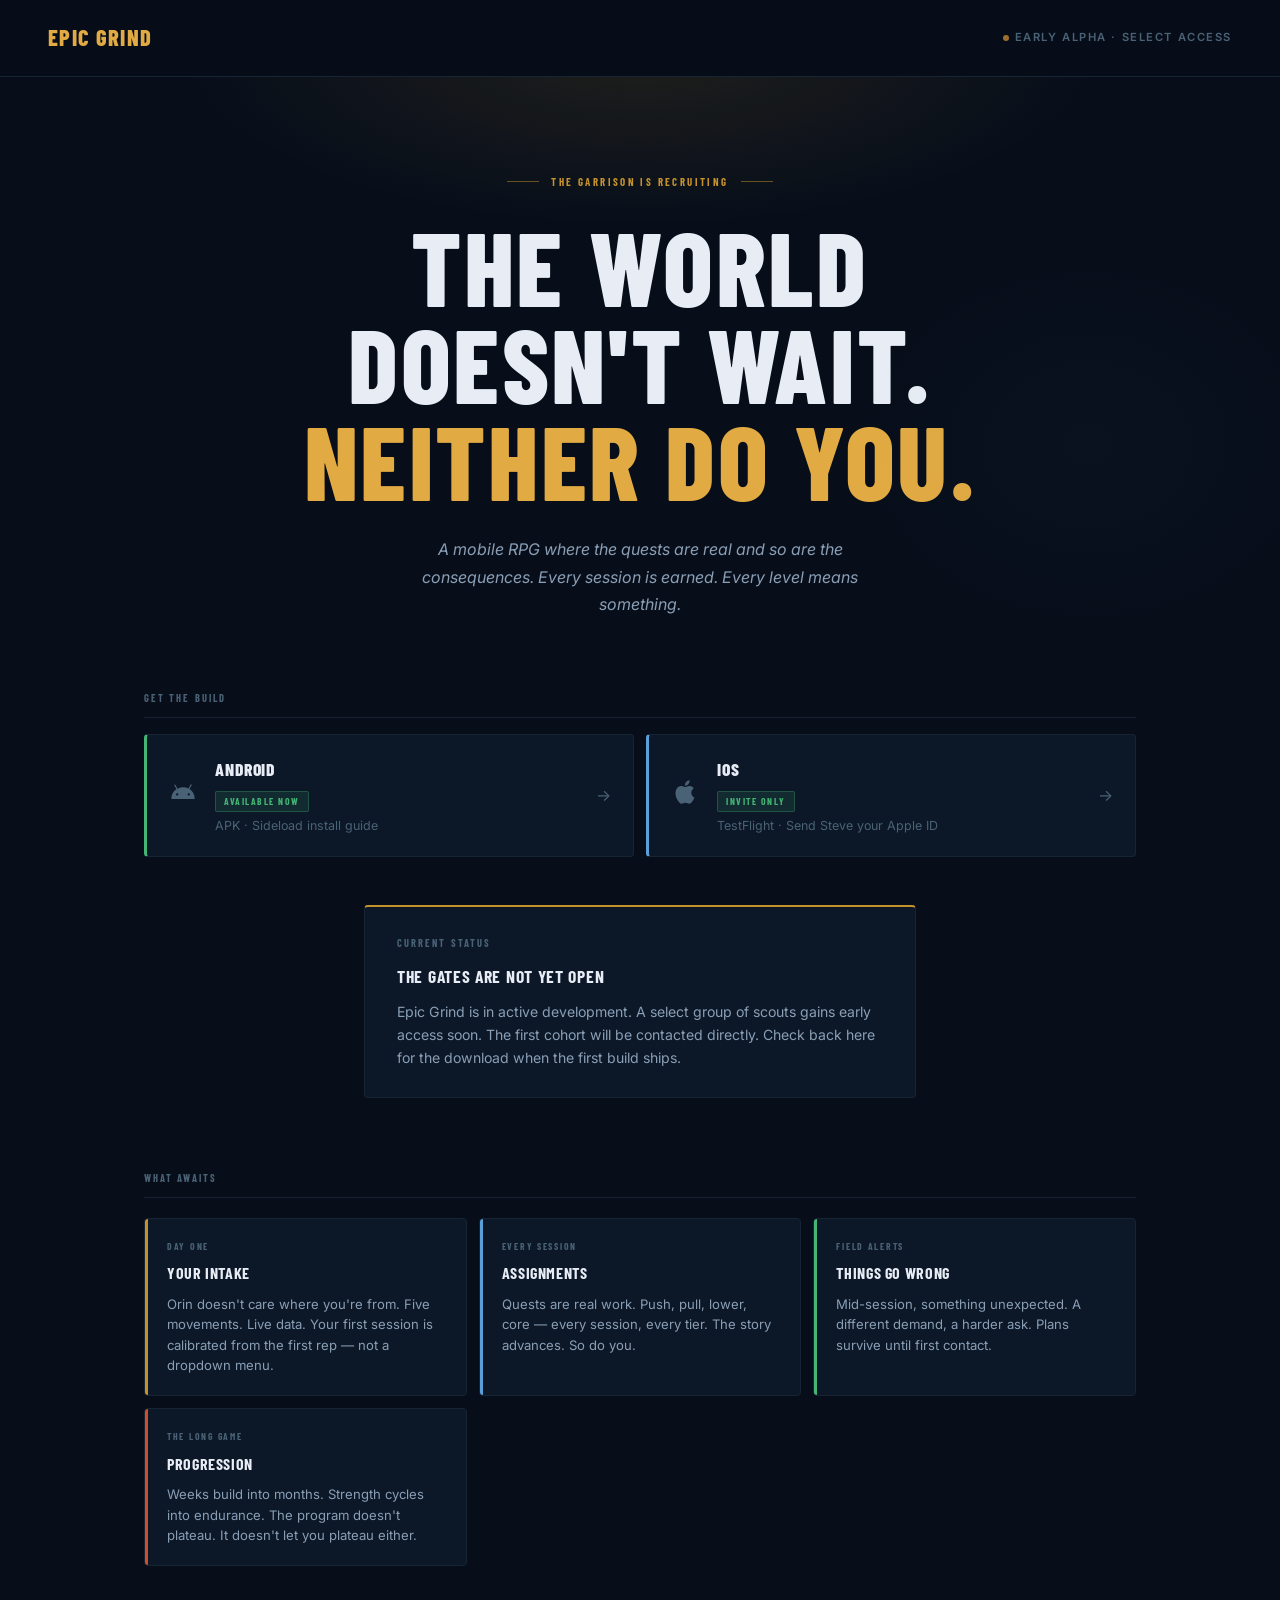
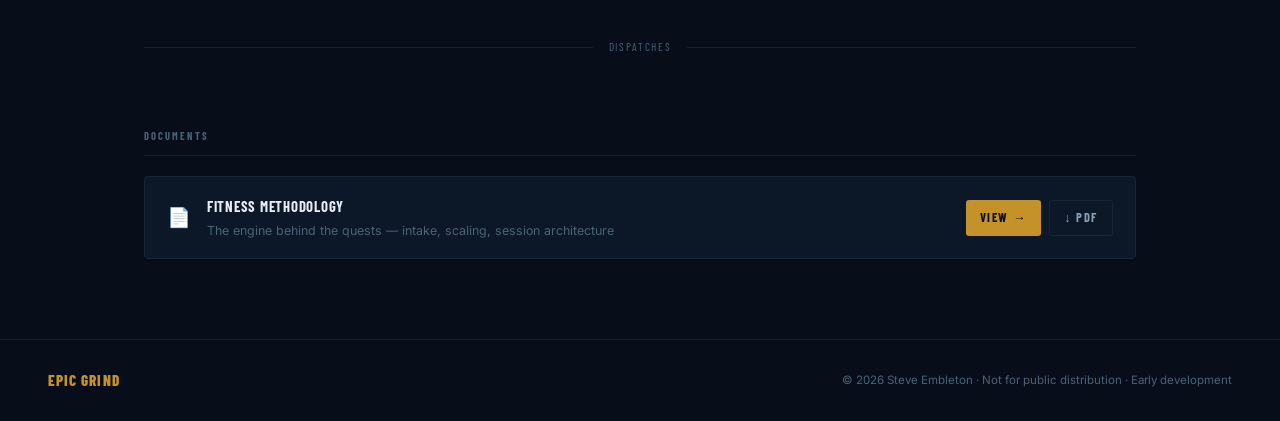
<file: index.html>
<!DOCTYPE html>
<html lang="en">
<head>
<meta charset="UTF-8">
<meta name="viewport" content="width=device-width, initial-scale=1.0">
<title>Epic Grind</title>
<link rel="preconnect" href="https://fonts.googleapis.com">
<link rel="preconnect" href="https://fonts.gstatic.com" crossorigin>
<link href="https://fonts.googleapis.com/css2?family=Barlow+Condensed:wght@400;600;700;800&family=Inter:ital,wght@0,300;0,400;0,500;1,400&display=swap" rel="stylesheet">
<link rel="stylesheet" href="eg.css">
</head>
<body>

<nav>
  <a href="index.html" class="nav-brand">Epic Grind</a>
  <div class="nav-status">
    <span class="status-dot"></span>
    Early Alpha · Select Access
  </div>
</nav>

<section class="hero">
  <div class="hero-rule">
    <span class="hero-rule-line"></span>
    <span class="hero-eyebrow">The garrison is recruiting</span>
    <span class="hero-rule-line"></span>
  </div>
  <h1 class="hero-title">The World<br>Doesn't Wait.<br><em>Neither Do You.</em></h1>
  <p class="hero-sub">
    A mobile RPG where the quests are real and so are the consequences.
    Every session is earned. Every level means something.
  </p>
</section>

<!-- ── DOWNLOAD SECTION ─────────────────────────────── -->
<div class="dl-wrap">
  <div class="section-label" style="margin-bottom:16px;">Get the Build</div>
  <div class="dl-grid">

    <a href="android.html" class="dl-card dl-android">
      <div class="dl-platform-icon">
        <svg width="28" height="28" viewBox="0 0 24 24" fill="none">
          <path d="M17.6 9.48l1.84-3.18c.16-.26.06-.6-.2-.76s-.6-.06-.76.2l-1.87 3.22A9.7 9.7 0 0 0 12 8a9.7 9.7 0 0 0-4.61 1.16L5.52 5.94c-.16-.26-.5-.36-.76-.2-.26.16-.36.5-.2.76L6.4 9.48A9.96 9.96 0 0 0 2 18h20a9.96 9.96 0 0 0-4.4-8.52zM7 15a1 1 0 1 1 0-2 1 1 0 0 1 0 2zm10 0a1 1 0 1 1 0-2 1 1 0 0 1 0 2z" fill="currentColor"/>
        </svg>
      </div>
      <div class="dl-info">
        <div class="dl-platform">Android</div>
        <div class="dl-status-tag ready">Available Now</div>
        <div class="dl-sub">APK · Sideload install guide</div>
      </div>
      <span class="dl-arrow">→</span>
    </a>

    <a href="ios.html" class="dl-card dl-ios">
      <div class="dl-platform-icon">
        <svg width="28" height="28" viewBox="0 0 24 24" fill="none">
          <path d="M18.71 19.5c-.83 1.24-1.71 2.45-3.05 2.47-1.34.03-1.77-.79-3.29-.79-1.53 0-2 .77-3.27.82-1.31.05-2.3-1.32-3.14-2.53C4.25 17 2.94 12.45 4.7 9.39c.87-1.52 2.43-2.48 4.12-2.51 1.28-.02 2.5.87 3.29.87.78 0 2.26-1.07 3.8-.91.65.03 2.47.26 3.64 1.98-.09.06-2.17 1.28-2.15 3.81.03 3.02 2.65 4.03 2.68 4.04-.03.07-.42 1.44-1.37 2.83M13 3.5c.73-.83 1.94-1.46 2.94-1.5.13 1.17-.34 2.35-1.04 3.19-.69.85-1.83 1.51-2.95 1.42-.15-1.15.41-2.35 1.05-3.11z" fill="currentColor"/>
        </svg>
      </div>
      <div class="dl-info">
        <div class="dl-platform">iOS</div>
        <div class="dl-status-tag ready">Invite Only</div>
        <div class="dl-sub">TestFlight · Send Steve your Apple ID</div>
      </div>
      <span class="dl-arrow">→</span>
    </a>
  </div>
</div>

<!-- ── GATE CARD ─────────────────────────────────────── -->
<div class="gate-wrap">
  <div class="gate-card">
    <div class="gate-label">Current Status</div>
    <div class="gate-title">The Gates Are Not Yet Open</div>
    <p>
      Epic Grind is in active development. A select group of scouts gains early access soon.
      The first cohort will be contacted directly. Check back here for the download when the first build ships.
    </p>
  </div>
</div>

<section class="section">
  <div class="section-label">What Awaits</div>
  <div class="quest-grid">

    <div class="quest-card">
      <div class="quest-type">Day One</div>
      <div class="quest-name">Your Intake</div>
      <p>Orin doesn't care where you're from. Five movements. Live data.
      Your first session is calibrated from the first rep — not a dropdown menu.</p>
    </div>

    <div class="quest-card blue">
      <div class="quest-type">Every Session</div>
      <div class="quest-name">Assignments</div>
      <p>Quests are real work. Push, pull, lower, core — every session, every tier.
      The story advances. So do you.</p>
    </div>

    <div class="quest-card green">
      <div class="quest-type">Field Alerts</div>
      <div class="quest-name">Things Go Wrong</div>
      <p>Mid-session, something unexpected. A different demand, a harder ask.
      Plans survive until first contact.</p>
    </div>

    <div class="quest-card red">
      <div class="quest-type">The Long Game</div>
      <div class="quest-name">Progression</div>
      <p>Weeks build into months. Strength cycles into endurance.
      The program doesn't plateau. It doesn't let you plateau either.</p>
    </div>

  </div>
</section>

<div class="divider">Dispatches</div>

<section class="section" style="padding-bottom: 80px;">
  <div class="section-label">Documents</div>
  <div class="doc-row">
    <div class="doc-card-block">
      <div class="doc-card-meta">
        <span class="doc-icon">📄</span>
        <div>
          <div class="doc-title">Fitness Methodology</div>
          <div class="doc-desc">The engine behind the quests — intake, scaling, session architecture</div>
        </div>
      </div>
      <div class="doc-card-actions">
        <a class="doc-action-btn doc-action-primary" href="docs/fitness-methodology.html" target="_blank">View →</a>
        <a class="doc-action-btn doc-action-ghost" href="docs/fitness-methodology-r1.pdf" download>↓ PDF</a>
      </div>
    </div>
  </div>
</section>

<footer>
  <span class="footer-brand">Epic Grind</span>
  <p>© 2026 Steve Embleton · Not for public distribution · Early development</p>
</footer>

</body>
</html>
</file>
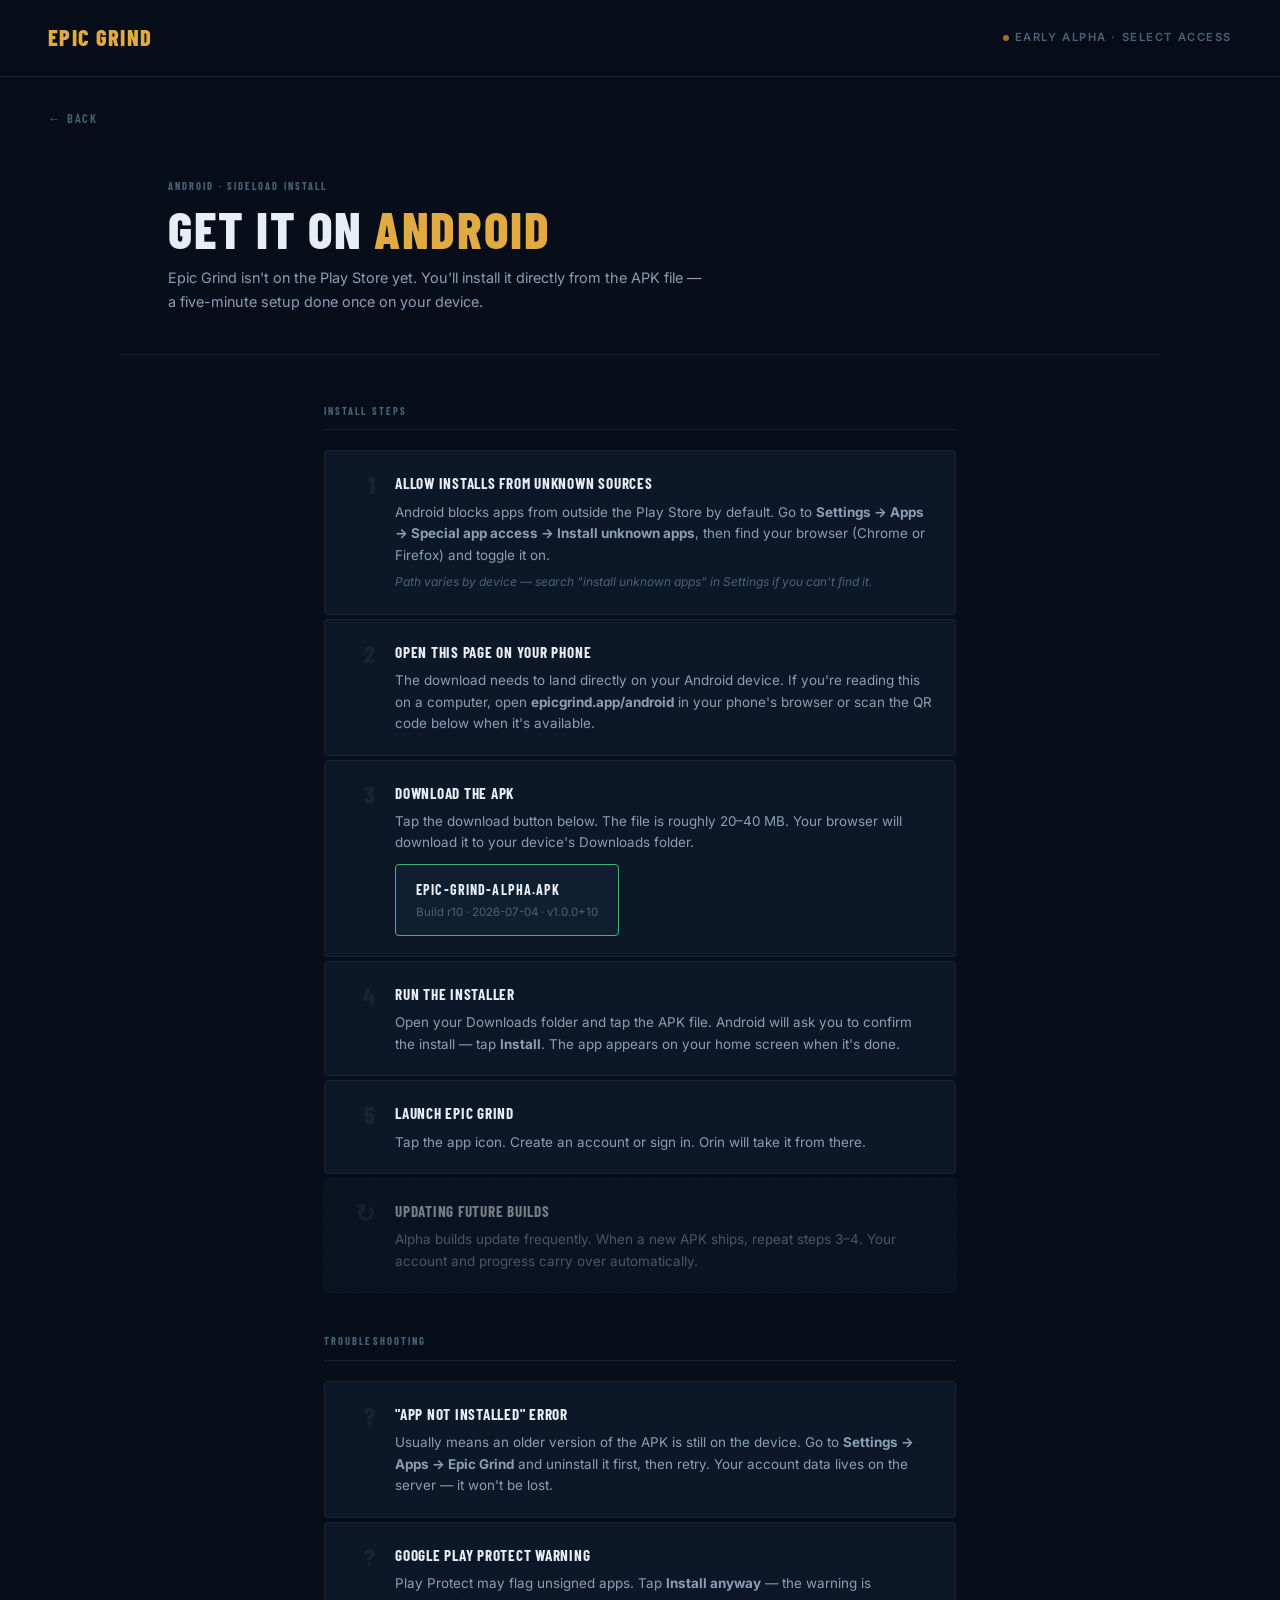
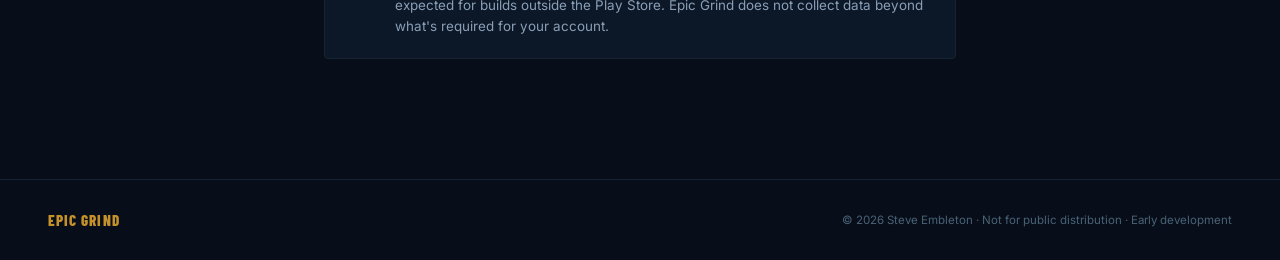
<file: android.html>
<!DOCTYPE html>
<html lang="en">
<head>
<meta charset="UTF-8">
<meta name="viewport" content="width=device-width, initial-scale=1.0">
<title>Epic Grind · Android Install</title>
<link rel="preconnect" href="https://fonts.googleapis.com">
<link rel="preconnect" href="https://fonts.gstatic.com" crossorigin>
<link href="https://fonts.googleapis.com/css2?family=Barlow+Condensed:wght@400;600;700;800&family=Inter:ital,wght@0,300;0,400;0,500;1,400&display=swap" rel="stylesheet">
<link rel="stylesheet" href="eg.css">
</head>
<body>

<nav>
  <a href="index.html" class="nav-brand">Epic Grind</a>
  <div class="nav-status">
    <span class="status-dot"></span>
    Early Alpha · Select Access
  </div>
</nav>

<a href="index.html" class="back-link">← Back</a>

<div class="page-hero" style="max-width:1040px; margin:0 auto;">
  <div class="page-eyebrow">Android · Sideload Install</div>
  <h1 class="page-title">Get It On <em>Android</em></h1>
  <p class="page-sub">
    Epic Grind isn't on the Play Store yet. You'll install it directly from the APK file —
    a five-minute setup done once on your device.
  </p>
</div>

<div class="install-wrap">

  <div class="section-label">Install Steps</div>

  <div class="step-list">

    <div class="step">
      <div class="step-num">1</div>
      <div class="step-body">
        <div class="step-title">Allow installs from unknown sources</div>
        <p>
          Android blocks apps from outside the Play Store by default.
          Go to <strong>Settings → Apps → Special app access → Install unknown apps</strong>,
          then find your browser (Chrome or Firefox) and toggle it on.
        </p>
        <span class="note">Path varies by device — search "install unknown apps" in Settings if you can't find it.</span>
      </div>
    </div>

    <div class="step">
      <div class="step-num">2</div>
      <div class="step-body">
        <div class="step-title">Open this page on your phone</div>
        <p>
          The download needs to land directly on your Android device.
          If you're reading this on a computer, open
          <strong>epicgrind.app/android</strong> in your phone's browser
          or scan the QR code below when it's available.
        </p>
      </div>
    </div>

    <div class="step">
      <div class="step-num">3</div>
      <div class="step-body">
        <div class="step-title">Download the APK</div>
        <p>
          Tap the download button below. The file is roughly 20–40 MB.
          Your browser will download it to your device's Downloads folder.
        </p>
        <a class="dl-button ready" href="https://github.com/stembl/epic_grind/releases/download/r10/epic-grind-alpha.apk" download>
          <div>
            <div class="dl-button-label">epic-grind-alpha.apk</div>
            <div class="dl-button-sub">Build r10 · 2026-07-04 · v1.0.0+10</div>
          </div>
        </a>
      </div>
    </div>

    <div class="step">
      <div class="step-num">4</div>
      <div class="step-body">
        <div class="step-title">Run the installer</div>
        <p>
          Open your Downloads folder and tap the APK file.
          Android will ask you to confirm the install — tap <strong>Install</strong>.
          The app appears on your home screen when it's done.
        </p>
      </div>
    </div>

    <div class="step">
      <div class="step-num">5</div>
      <div class="step-body">
        <div class="step-title">Launch Epic Grind</div>
        <p>
          Tap the app icon. Create an account or sign in.
          Orin will take it from there.
        </p>
      </div>
    </div>

    <div class="step step-hook">
      <div class="step-num">↻</div>
      <div class="step-body">
        <div class="step-title">Updating future builds</div>
        <p>
          Alpha builds update frequently. When a new APK ships, repeat steps 3–4.
          Your account and progress carry over automatically.
        </p>
      </div>
    </div>

  </div>

  <div class="section-label">Troubleshooting</div>

  <div class="step-list">
    <div class="step">
      <div class="step-num">?</div>
      <div class="step-body">
        <div class="step-title">"App not installed" error</div>
        <p>
          Usually means an older version of the APK is still on the device.
          Go to <strong>Settings → Apps → Epic Grind</strong> and uninstall it first,
          then retry. Your account data lives on the server — it won't be lost.
        </p>
      </div>
    </div>
    <div class="step">
      <div class="step-num">?</div>
      <div class="step-body">
        <div class="step-title">Google Play Protect warning</div>
        <p>
          Play Protect may flag unsigned apps. Tap <strong>Install anyway</strong> —
          the warning is expected for builds outside the Play Store.
          Epic Grind does not collect data beyond what's required for your account.
        </p>
      </div>
    </div>
  </div>

</div>

<footer>
  <span class="footer-brand">Epic Grind</span>
  <p>© 2026 Steve Embleton · Not for public distribution · Early development</p>
</footer>

</body>
</html>
</file>
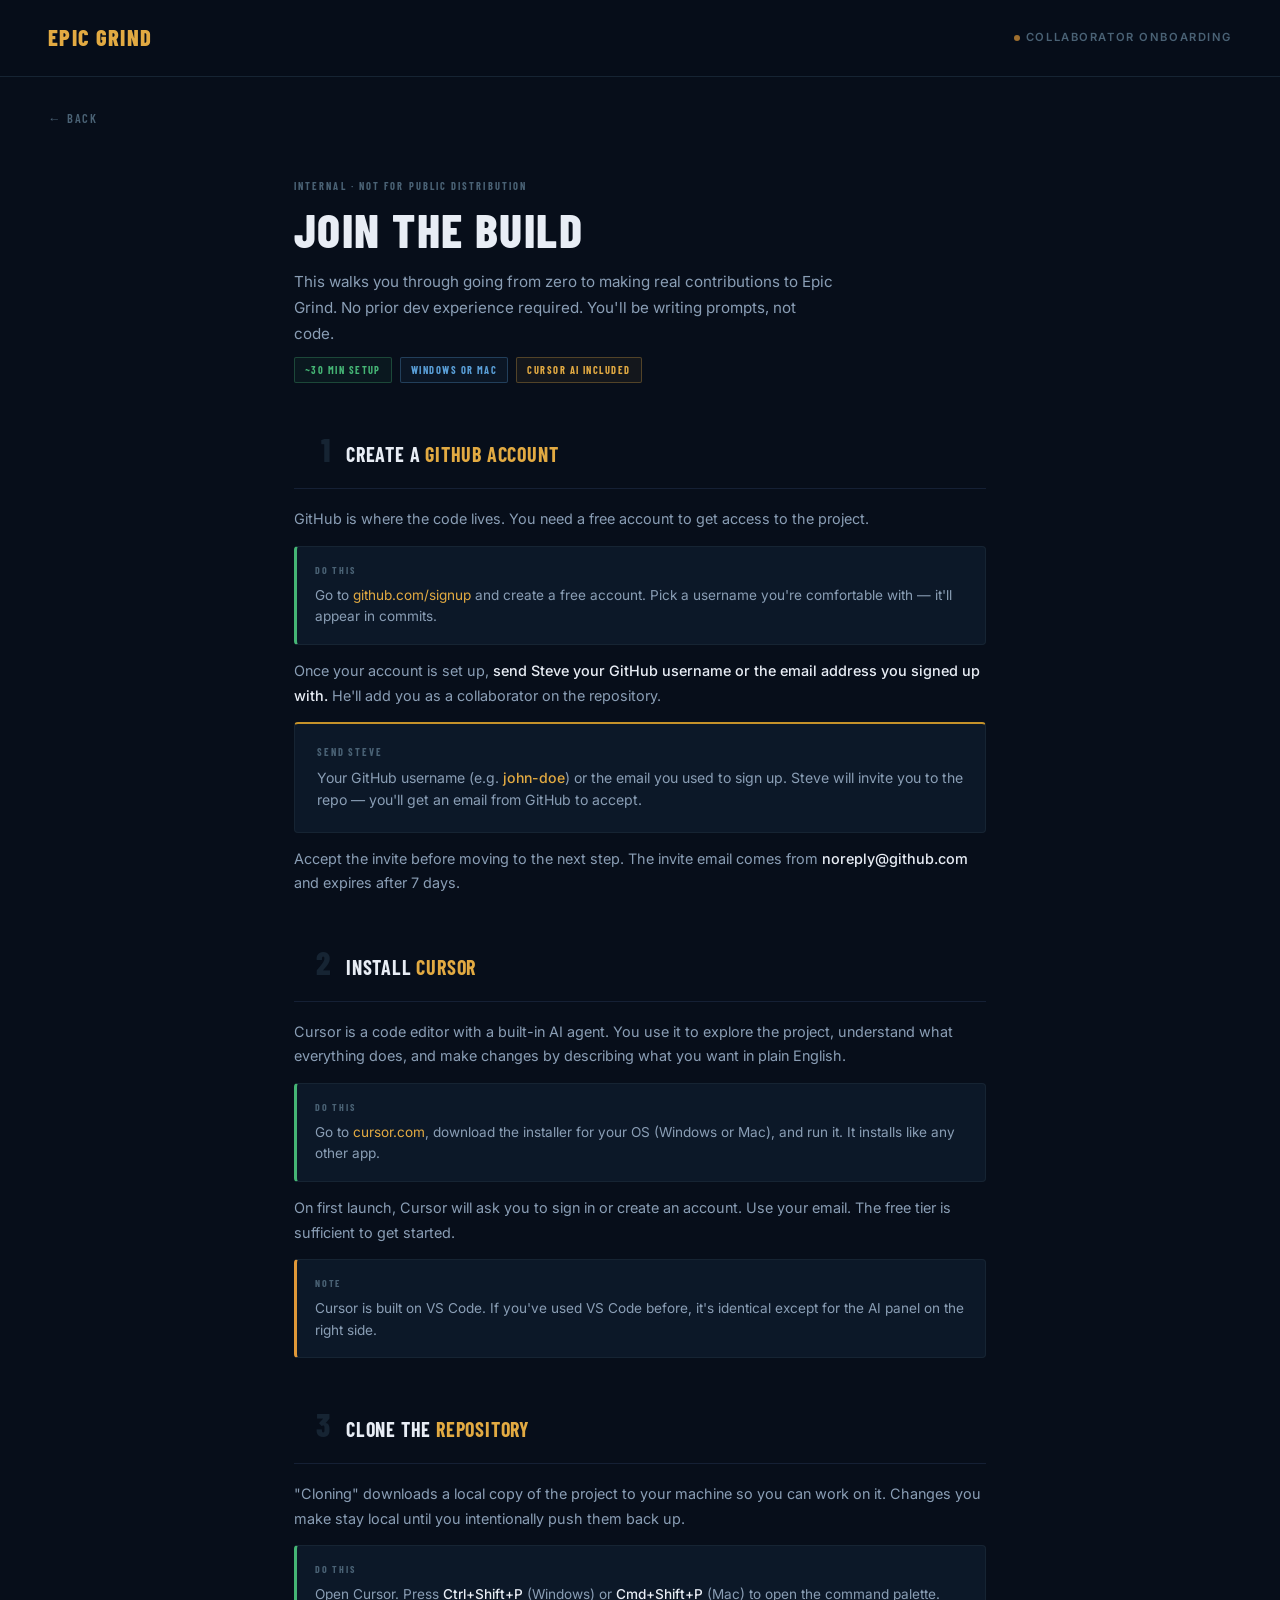
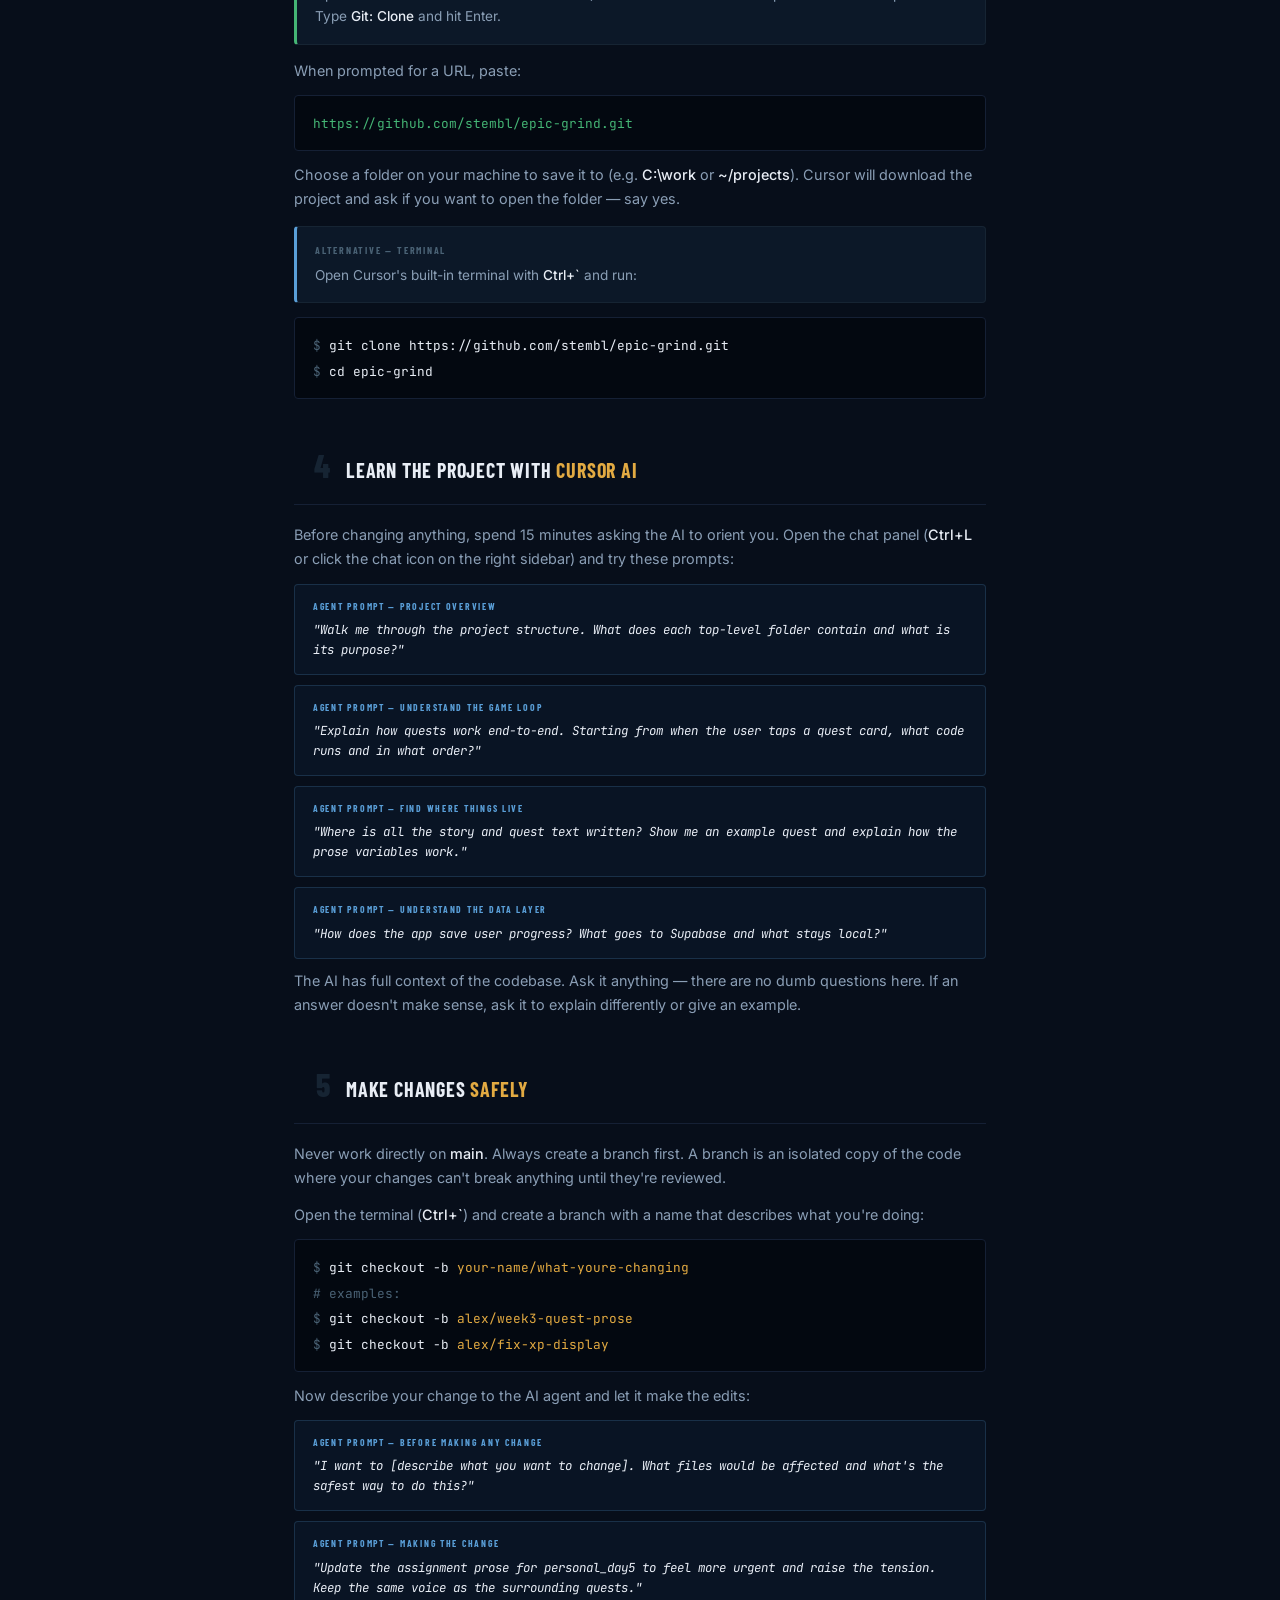
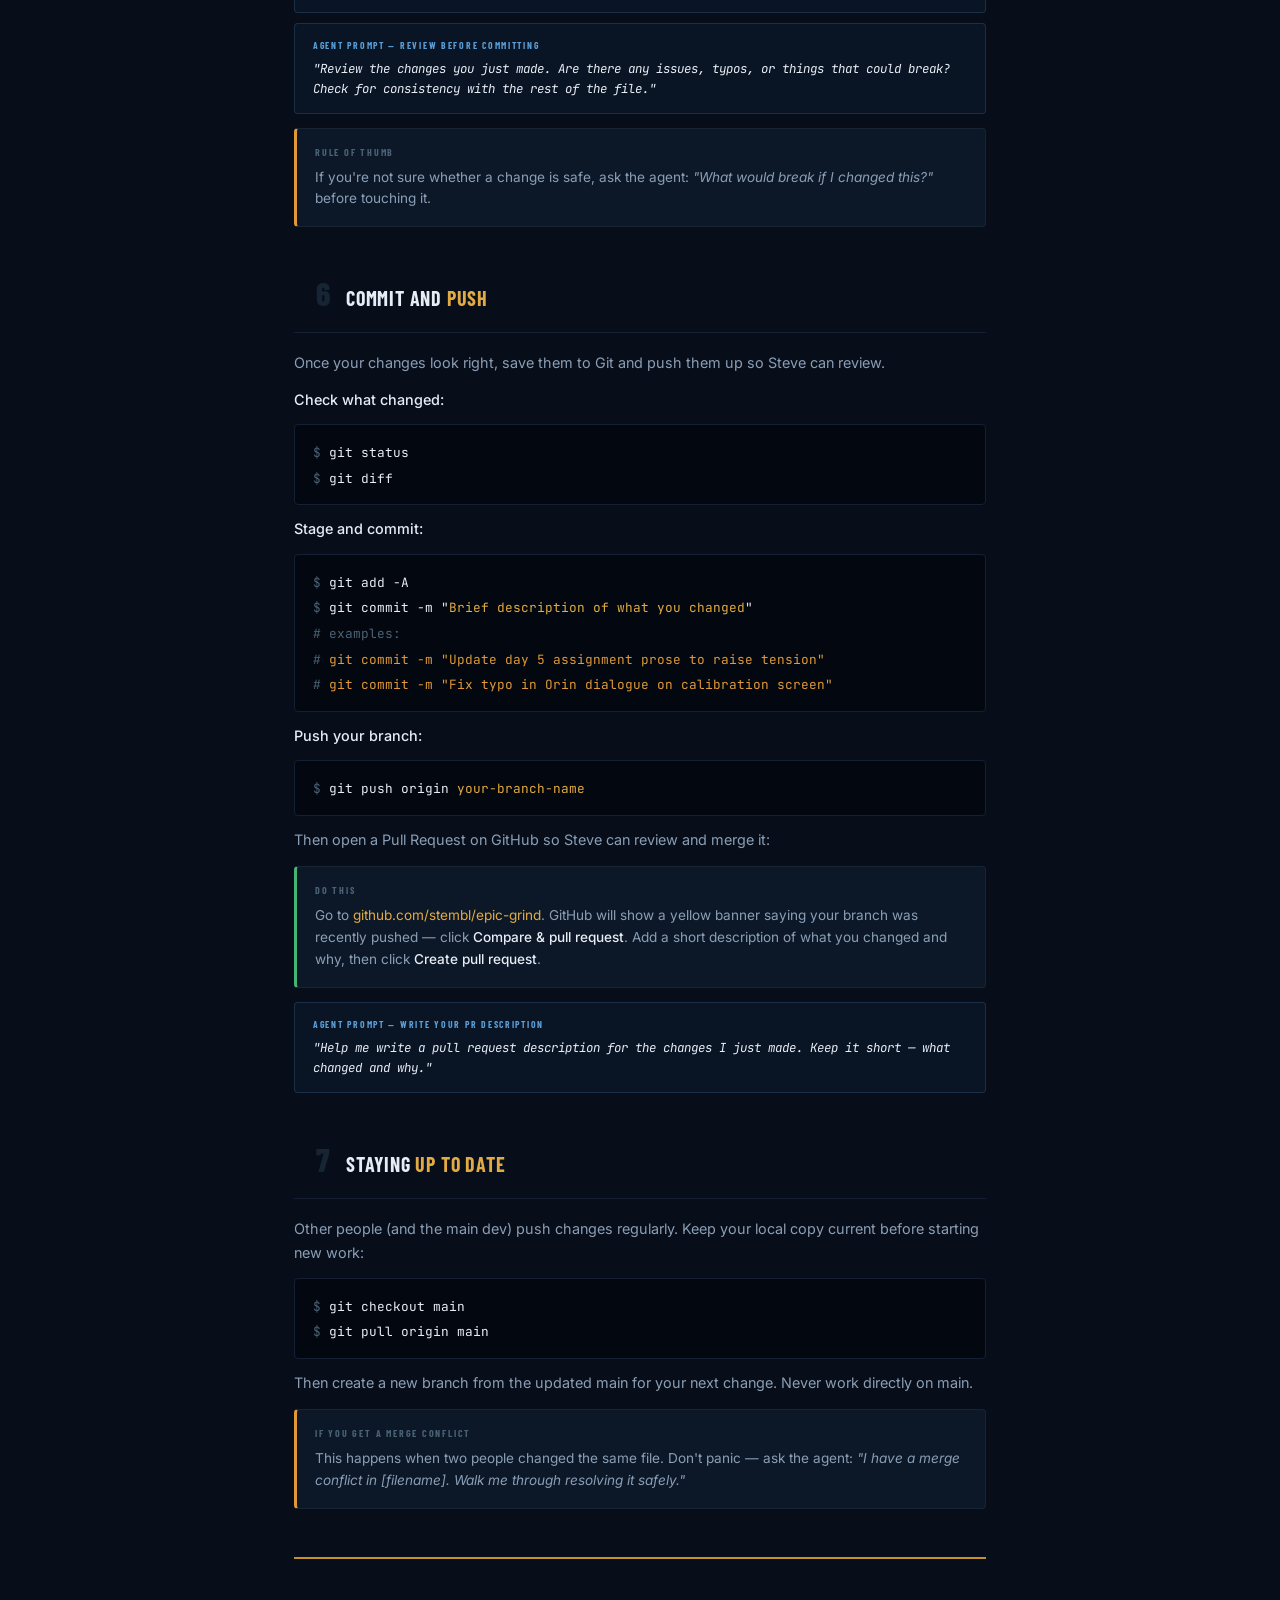
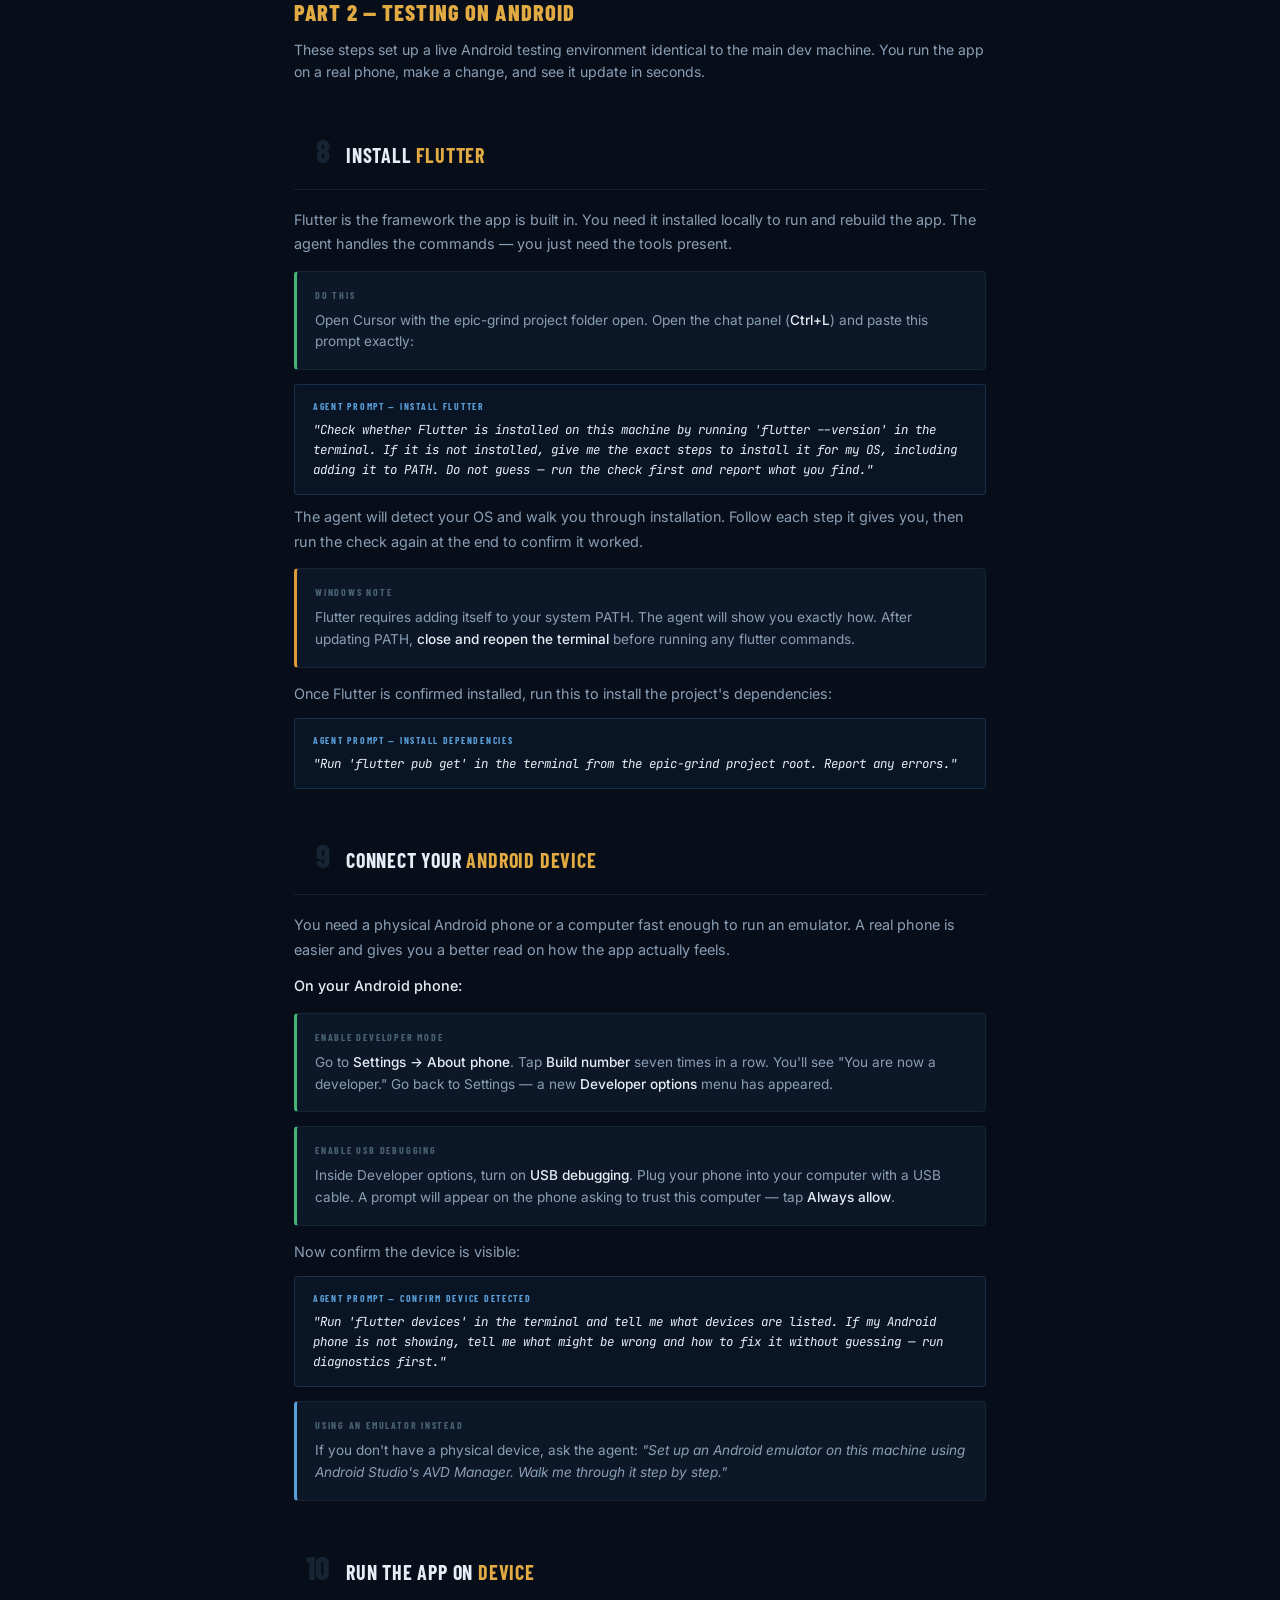
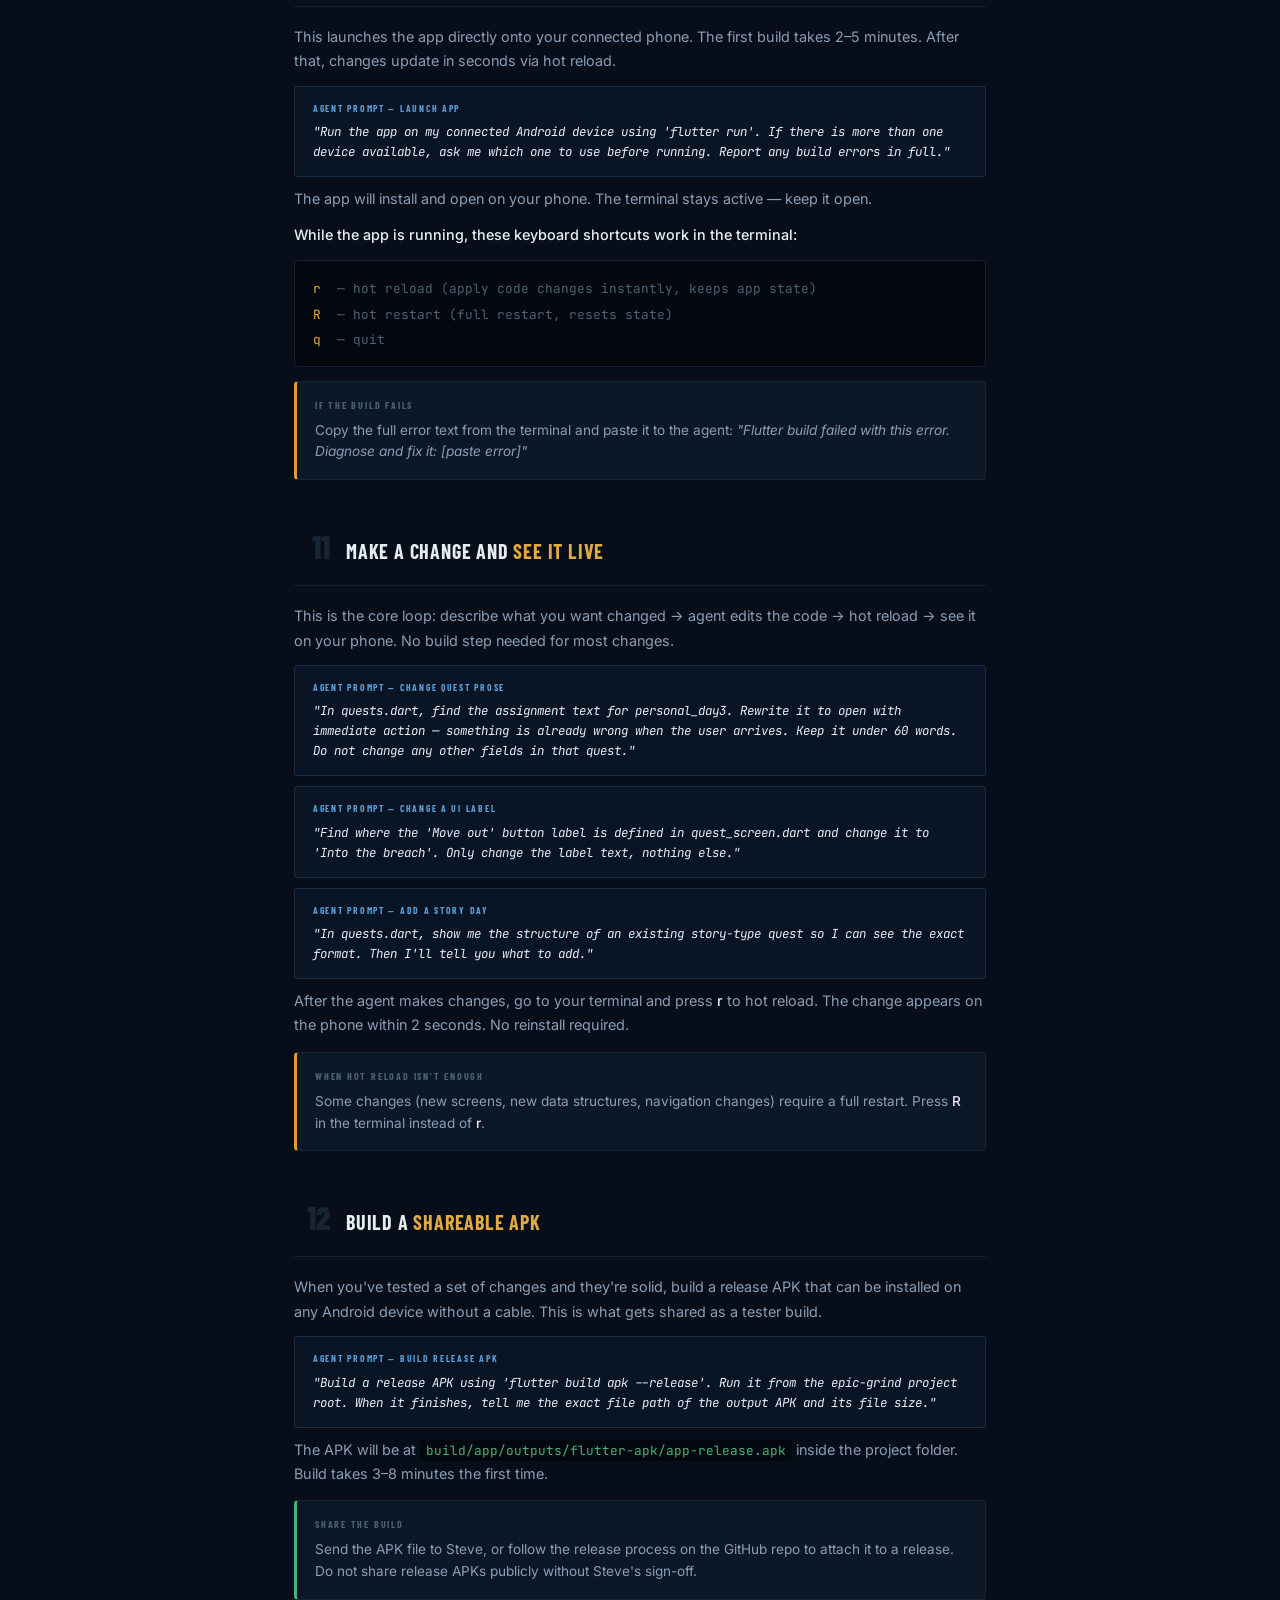
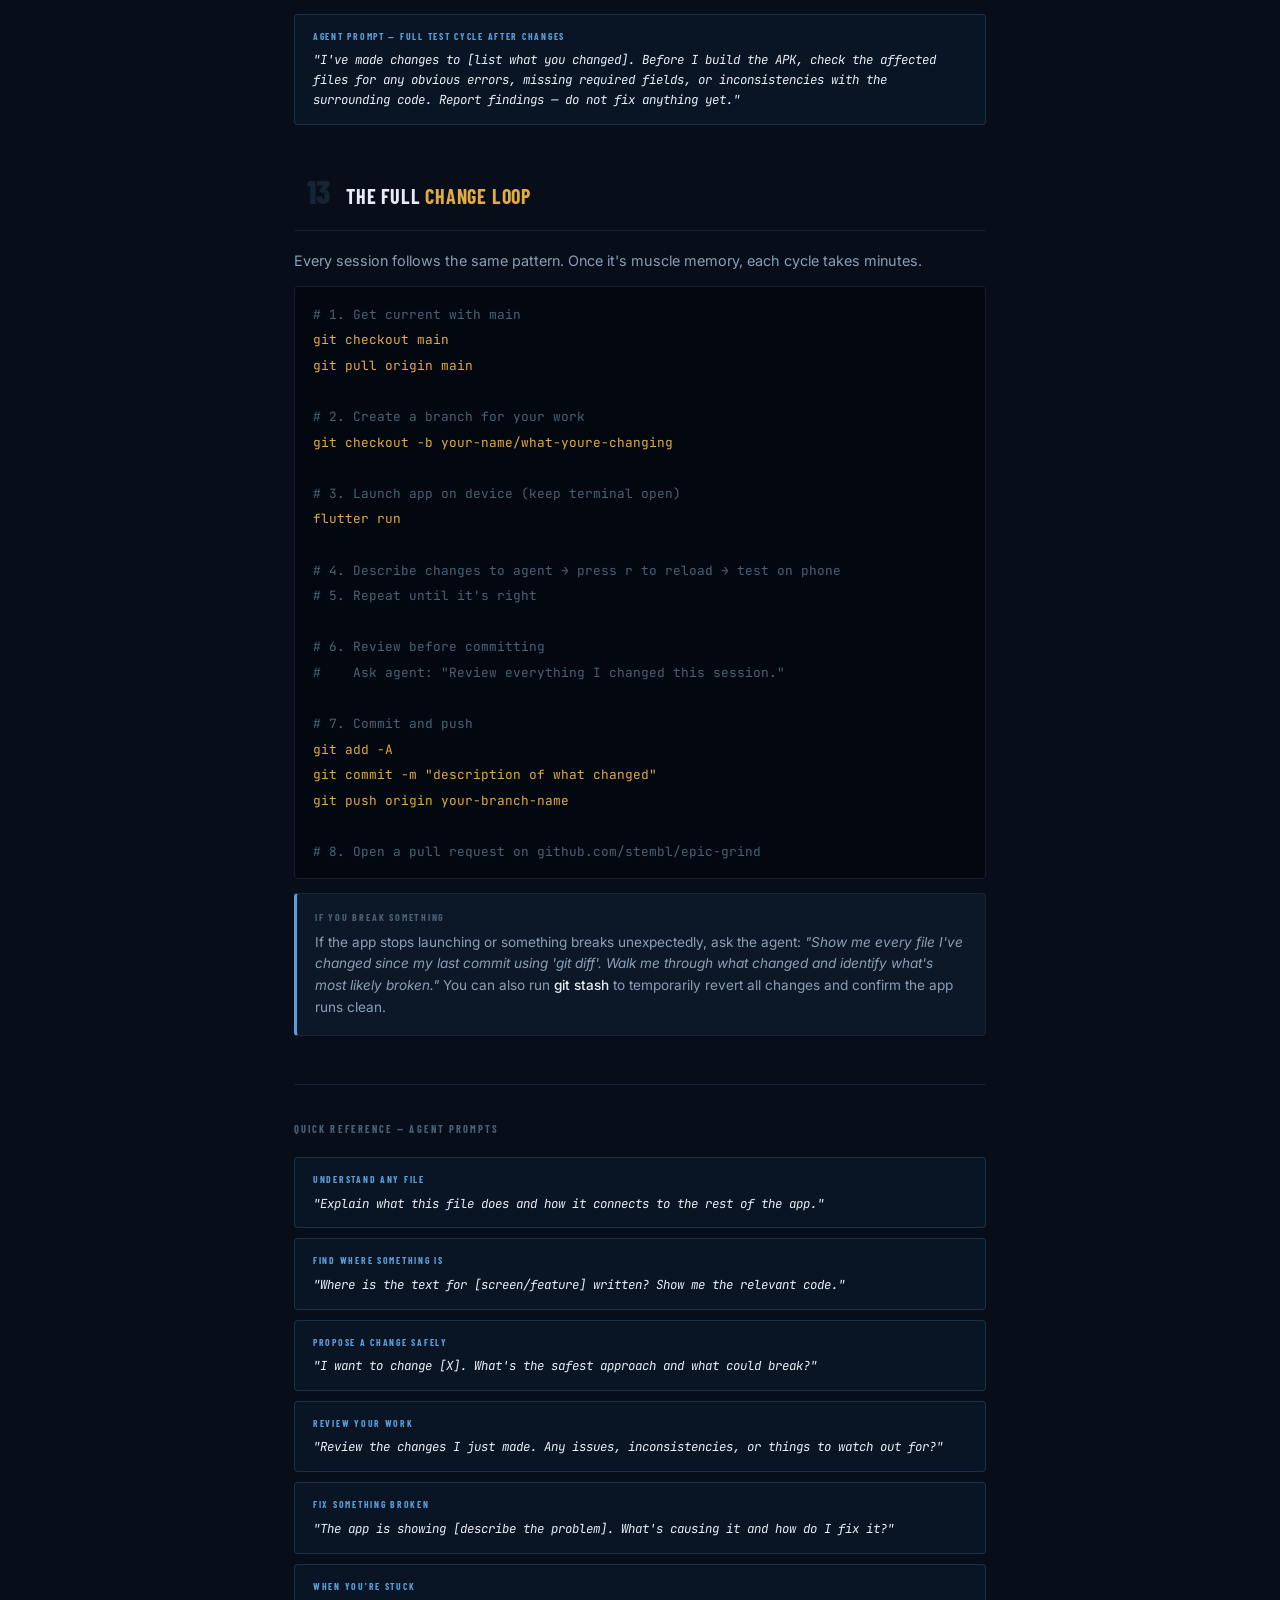
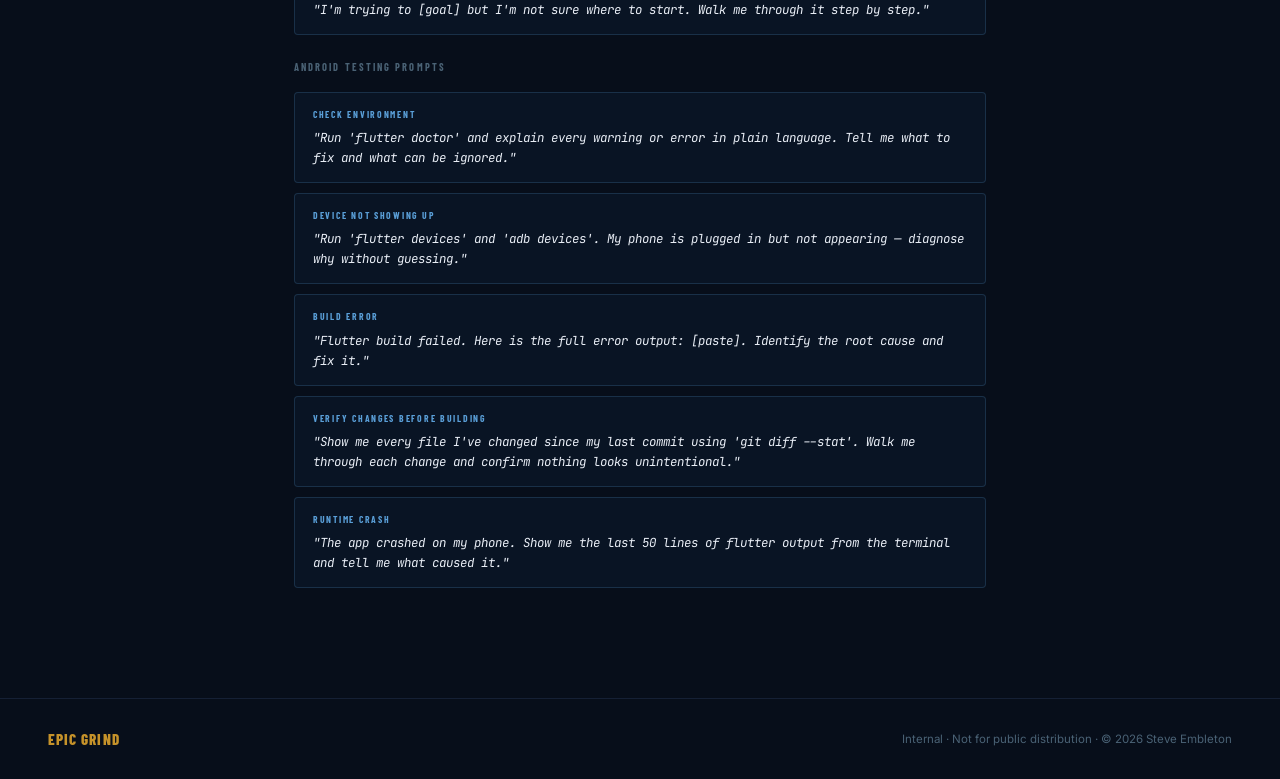
<file: collab.html>
<!DOCTYPE html>
<html lang="en">
<head>
<meta charset="UTF-8">
<meta name="viewport" content="width=device-width, initial-scale=1.0">
<title>Epic Grind · Join the Build</title>
<link rel="preconnect" href="https://fonts.googleapis.com">
<link rel="preconnect" href="https://fonts.gstatic.com" crossorigin>
<link href="https://fonts.googleapis.com/css2?family=Barlow+Condensed:wght@400;600;700;800&family=Inter:ital,wght@0,300;0,400;0,500;1,400&family=JetBrains+Mono:wght@400;500&display=swap" rel="stylesheet">
<link rel="stylesheet" href="eg.css">
<style>
  /* ── PAGE-SPECIFIC ──────────────────────────────────── */
  .guide-wrap {
    max-width: 740px;
    margin: 0 auto;
    padding: 48px 24px 100px;
  }

  .step-block {
    margin-bottom: 48px;
  }

  .step-header {
    display: flex;
    align-items: baseline;
    gap: 16px;
    margin-bottom: 18px;
    padding-bottom: 12px;
    border-bottom: 1px solid var(--rule);
  }

  .step-num {
    font-family: 'Barlow Condensed', sans-serif;
    font-weight: 800;
    font-size: 2rem;
    color: var(--border);
    line-height: 1;
    flex-shrink: 0;
    width: 36px;
    text-align: right;
  }

  .step-title {
    font-family: 'Barlow Condensed', sans-serif;
    font-weight: 700;
    font-size: 1.25rem;
    letter-spacing: 0.04em;
    text-transform: uppercase;
    color: var(--t1);
  }

  .step-title em {
    color: var(--gold-l);
    font-style: normal;
  }

  .step-body p {
    font-size: 0.9rem;
    color: var(--t2);
    line-height: 1.7;
    margin-bottom: 12px;
  }

  .step-body p:last-child { margin-bottom: 0; }

  .step-body strong { color: var(--t1); font-weight: 500; }

  .step-body a {
    color: var(--gold-l);
    text-decoration: none;
  }
  .step-body a:hover { text-decoration: underline; }

  /* inline action card */
  .action-card {
    background: var(--card);
    border: 1px solid var(--border);
    border-left: 3px solid var(--gold);
    border-radius: 4px;
    padding: 16px 18px;
    margin: 14px 0;
  }

  .action-card.blue  { border-left-color: var(--blue-l); }
  .action-card.green { border-left-color: var(--green-l); }
  .action-card.amber { border-left-color: var(--amber-l); }

  .action-label {
    font-family: 'Barlow Condensed', sans-serif;
    font-weight: 700;
    font-size: 0.62rem;
    letter-spacing: 0.18em;
    text-transform: uppercase;
    color: var(--t3);
    margin-bottom: 6px;
  }

  .action-card p {
    font-size: 0.85rem;
    color: var(--t2);
    line-height: 1.6;
    margin-bottom: 0 !important;
  }

  /* terminal / code blocks */
  .code-block {
    background: #030810;
    border: 1px solid var(--rule);
    border-radius: 4px;
    padding: 14px 18px;
    margin: 12px 0;
    overflow-x: auto;
  }

  .code-block code {
    font-family: 'JetBrains Mono', 'Fira Code', 'Courier New', monospace;
    font-size: 0.8rem;
    color: var(--green-l);
    white-space: pre;
    line-height: 1.7;
  }

  .code-block code .dim   { color: var(--t3); }
  .code-block code .gold  { color: var(--gold-l); }
  .code-block code .white { color: var(--t1); }
  .code-block code .amber { color: var(--amber-l); }

  /* agent prompt boxes */
  .prompt-box {
    background: rgba(58, 126, 192, 0.06);
    border: 1px solid rgba(90, 159, 216, 0.2);
    border-radius: 4px;
    padding: 14px 18px;
    margin: 10px 0;
  }

  .prompt-label {
    font-family: 'Barlow Condensed', sans-serif;
    font-weight: 700;
    font-size: 0.6rem;
    letter-spacing: 0.18em;
    text-transform: uppercase;
    color: var(--blue-l);
    margin-bottom: 6px;
  }

  .prompt-box p {
    font-family: 'JetBrains Mono', monospace;
    font-size: 0.78rem;
    color: var(--t1);
    line-height: 1.6;
    font-style: italic;
    margin-bottom: 0 !important;
  }

  .contact-block {
    background: var(--card);
    border: 1px solid var(--border);
    border-top: 2px solid var(--gold);
    border-radius: 4px;
    padding: 20px 22px;
    margin: 14px 0;
  }

  .contact-label {
    font-family: 'Barlow Condensed', sans-serif;
    font-weight: 700;
    font-size: 0.65rem;
    letter-spacing: 0.18em;
    text-transform: uppercase;
    color: var(--t3);
    margin-bottom: 6px;
  }

  .contact-block p {
    font-size: 0.88rem;
    color: var(--t2);
    line-height: 1.6;
    margin-bottom: 0 !important;
  }

  .contact-block strong { color: var(--gold-l) !important; }

  .pill-row {
    display: flex;
    gap: 8px;
    flex-wrap: wrap;
    margin: 10px 0;
  }

  .pill {
    font-family: 'Barlow Condensed', sans-serif;
    font-weight: 700;
    font-size: 0.65rem;
    letter-spacing: 0.14em;
    text-transform: uppercase;
    padding: 4px 10px;
    border-radius: 2px;
    border: 1px solid var(--border);
    color: var(--t3);
  }

  .pill.green { border-color: rgba(69,181,117,0.3); color: var(--green-l); background: rgba(69,181,117,0.06); }
  .pill.blue  { border-color: rgba(90,159,216,0.3); color: var(--blue-l);  background: rgba(90,159,216,0.06); }
  .pill.gold  { border-color: rgba(226,170,66,0.3);  color: var(--gold-l);  background: rgba(226,170,66,0.06); }

  @media (max-width: 600px) {
    .guide-wrap { padding-left: 16px; padding-right: 16px; }
    .step-num { font-size: 1.4rem; width: 28px; }
  }
</style>
</head>
<body>

<nav>
  <a href="index.html" class="nav-brand">Epic Grind</a>
  <div class="nav-status">
    <span class="status-dot"></span>
    Collaborator Onboarding
  </div>
</nav>

<a href="index.html" class="back-link">← Back</a>

<div class="guide-wrap">

  <div style="margin-bottom: 48px;">
    <div style="font-family:'Barlow Condensed',sans-serif; font-weight:700; font-size:0.65rem; letter-spacing:0.2em; text-transform:uppercase; color:var(--t3); margin-bottom:10px;">Internal · Not for public distribution</div>
    <h1 style="font-family:'Barlow Condensed',sans-serif; font-weight:800; font-size:clamp(2rem,6vw,3rem); letter-spacing:0.03em; text-transform:uppercase; color:var(--t1); line-height:1; margin-bottom:16px;">Join the Build</h1>
    <p style="font-size:0.95rem; color:var(--t2); max-width:540px; line-height:1.7;">
      This walks you through going from zero to making real contributions to Epic Grind.
      No prior dev experience required. You'll be writing prompts, not code.
    </p>
    <div class="pill-row">
      <span class="pill green">~30 min setup</span>
      <span class="pill blue">Windows or Mac</span>
      <span class="pill gold">Cursor AI included</span>
    </div>
  </div>

  <!-- ── STEP 1 ───────────────────────────────────────── -->
  <div class="step-block">
    <div class="step-header">
      <span class="step-num">1</span>
      <span class="step-title">Create a <em>GitHub Account</em></span>
    </div>
    <div class="step-body">
      <p>GitHub is where the code lives. You need a free account to get access to the project.</p>
      <div class="action-card green">
        <div class="action-label">Do this</div>
        <p>Go to <a href="https://github.com/signup" target="_blank">github.com/signup</a> and create a free account.
        Pick a username you're comfortable with — it'll appear in commits.</p>
      </div>
      <p>Once your account is set up, <strong>send Steve your GitHub username or the email address you signed up with.</strong>
      He'll add you as a collaborator on the repository.</p>
      <div class="contact-block">
        <div class="contact-label">Send Steve</div>
        <p>Your GitHub username (e.g. <strong>john-doe</strong>) or the email you used to sign up.
        Steve will invite you to the repo — you'll get an email from GitHub to accept.</p>
      </div>
      <p>Accept the invite before moving to the next step. The invite email comes from <strong>noreply@github.com</strong>
      and expires after 7 days.</p>
    </div>
  </div>

  <!-- ── STEP 2 ───────────────────────────────────────── -->
  <div class="step-block">
    <div class="step-header">
      <span class="step-num">2</span>
      <span class="step-title">Install <em>Cursor</em></span>
    </div>
    <div class="step-body">
      <p>Cursor is a code editor with a built-in AI agent. You use it to explore the project,
      understand what everything does, and make changes by describing what you want in plain English.</p>
      <div class="action-card green">
        <div class="action-label">Do this</div>
        <p>Go to <a href="https://cursor.com" target="_blank">cursor.com</a>, download the installer for your OS (Windows or Mac), and run it.
        It installs like any other app.</p>
      </div>
      <p>On first launch, Cursor will ask you to sign in or create an account. Use your email.
      The free tier is sufficient to get started.</p>
      <div class="action-card amber">
        <div class="action-label">Note</div>
        <p>Cursor is built on VS Code. If you've used VS Code before, it's identical except for the AI panel on the right side.</p>
      </div>
    </div>
  </div>

  <!-- ── STEP 3 ───────────────────────────────────────── -->
  <div class="step-block">
    <div class="step-header">
      <span class="step-num">3</span>
      <span class="step-title">Clone the <em>Repository</em></span>
    </div>
    <div class="step-body">
      <p>"Cloning" downloads a local copy of the project to your machine so you can work on it.
      Changes you make stay local until you intentionally push them back up.</p>
      <div class="action-card green">
        <div class="action-label">Do this</div>
        <p>Open Cursor. Press <strong>Ctrl+Shift+P</strong> (Windows) or <strong>Cmd+Shift+P</strong> (Mac)
        to open the command palette. Type <strong>Git: Clone</strong> and hit Enter.</p>
      </div>
      <p>When prompted for a URL, paste:</p>
      <div class="code-block"><code>https://github.com/stembl/epic-grind.git</code></div>
      <p>Choose a folder on your machine to save it to (e.g. <strong>C:\work</strong> or <strong>~/projects</strong>).
      Cursor will download the project and ask if you want to open the folder — say yes.</p>
      <div class="action-card blue">
        <div class="action-label">Alternative — Terminal</div>
        <p>Open Cursor's built-in terminal with <strong>Ctrl+`</strong> and run:</p>
      </div>
      <div class="code-block"><code><span class="dim">$</span> <span class="white">git clone https://github.com/stembl/epic-grind.git</span>
<span class="dim">$</span> <span class="white">cd epic-grind</span></code></div>
    </div>
  </div>

  <!-- ── STEP 4 ───────────────────────────────────────── -->
  <div class="step-block">
    <div class="step-header">
      <span class="step-num">4</span>
      <span class="step-title">Learn the Project with <em>Cursor AI</em></span>
    </div>
    <div class="step-body">
      <p>Before changing anything, spend 15 minutes asking the AI to orient you.
      Open the chat panel (<strong>Ctrl+L</strong> or click the chat icon on the right sidebar) and try these prompts:</p>

      <div class="prompt-box">
        <div class="prompt-label">Agent prompt — Project overview</div>
        <p>"Walk me through the project structure. What does each top-level folder contain and what is its purpose?"</p>
      </div>

      <div class="prompt-box">
        <div class="prompt-label">Agent prompt — Understand the game loop</div>
        <p>"Explain how quests work end-to-end. Starting from when the user taps a quest card, what code runs and in what order?"</p>
      </div>

      <div class="prompt-box">
        <div class="prompt-label">Agent prompt — Find where things live</div>
        <p>"Where is all the story and quest text written? Show me an example quest and explain how the prose variables work."</p>
      </div>

      <div class="prompt-box">
        <div class="prompt-label">Agent prompt — Understand the data layer</div>
        <p>"How does the app save user progress? What goes to Supabase and what stays local?"</p>
      </div>

      <p>The AI has full context of the codebase. Ask it anything — there are no dumb questions here.
      If an answer doesn't make sense, ask it to explain differently or give an example.</p>
    </div>
  </div>

  <!-- ── STEP 5 ───────────────────────────────────────── -->
  <div class="step-block">
    <div class="step-header">
      <span class="step-num">5</span>
      <span class="step-title">Make Changes <em>Safely</em></span>
    </div>
    <div class="step-body">
      <p>Never work directly on <strong>main</strong>. Always create a branch first.
      A branch is an isolated copy of the code where your changes can't break anything until they're reviewed.</p>

      <p>Open the terminal (<strong>Ctrl+`</strong>) and create a branch with a name that describes what you're doing:</p>
      <div class="code-block"><code><span class="dim">$</span> <span class="white">git checkout -b </span><span class="gold">your-name/what-youre-changing</span>
<span class="dim"># examples:</span>
<span class="dim">$</span> <span class="white">git checkout -b </span><span class="gold">alex/week3-quest-prose</span>
<span class="dim">$</span> <span class="white">git checkout -b </span><span class="gold">alex/fix-xp-display</span></code></div>

      <p>Now describe your change to the AI agent and let it make the edits:</p>

      <div class="prompt-box">
        <div class="prompt-label">Agent prompt — Before making any change</div>
        <p>"I want to [describe what you want to change]. What files would be affected and what's the safest way to do this?"</p>
      </div>

      <div class="prompt-box">
        <div class="prompt-label">Agent prompt — Making the change</div>
        <p>"Update the assignment prose for personal_day5 to feel more urgent and raise the tension. Keep the same voice as the surrounding quests."</p>
      </div>

      <div class="prompt-box">
        <div class="prompt-label">Agent prompt — Review before committing</div>
        <p>"Review the changes you just made. Are there any issues, typos, or things that could break? Check for consistency with the rest of the file."</p>
      </div>

      <div class="action-card amber">
        <div class="action-label">Rule of thumb</div>
        <p>If you're not sure whether a change is safe, ask the agent: <em>"What would break if I changed this?"</em>
        before touching it.</p>
      </div>
    </div>
  </div>

  <!-- ── STEP 6 ───────────────────────────────────────── -->
  <div class="step-block">
    <div class="step-header">
      <span class="step-num">6</span>
      <span class="step-title">Commit and <em>Push</em></span>
    </div>
    <div class="step-body">
      <p>Once your changes look right, save them to Git and push them up so Steve can review.</p>

      <p><strong>Check what changed:</strong></p>
      <div class="code-block"><code><span class="dim">$</span> <span class="white">git status</span>
<span class="dim">$</span> <span class="white">git diff</span></code></div>

      <p><strong>Stage and commit:</strong></p>
      <div class="code-block"><code><span class="dim">$</span> <span class="white">git add -A</span>
<span class="dim">$</span> <span class="white">git commit -m "</span><span class="gold">Brief description of what you changed</span><span class="white">"</span>
<span class="dim"># examples:</span>
<span class="dim">#</span> <span class="amber">git commit -m "Update day 5 assignment prose to raise tension"</span>
<span class="dim">#</span> <span class="amber">git commit -m "Fix typo in Orin dialogue on calibration screen"</span></code></div>

      <p><strong>Push your branch:</strong></p>
      <div class="code-block"><code><span class="dim">$</span> <span class="white">git push origin </span><span class="gold">your-branch-name</span></code></div>

      <p>Then open a Pull Request on GitHub so Steve can review and merge it:</p>
      <div class="action-card green">
        <div class="action-label">Do this</div>
        <p>Go to <a href="https://github.com/stembl/epic-grind" target="_blank">github.com/stembl/epic-grind</a>.
        GitHub will show a yellow banner saying your branch was recently pushed — click <strong>Compare &amp; pull request</strong>.
        Add a short description of what you changed and why, then click <strong>Create pull request</strong>.</p>
      </div>

      <div class="prompt-box">
        <div class="prompt-label">Agent prompt — Write your PR description</div>
        <p>"Help me write a pull request description for the changes I just made. Keep it short — what changed and why."</p>
      </div>
    </div>
  </div>

  <!-- ── STEP 7 ───────────────────────────────────────── -->
  <div class="step-block">
    <div class="step-header">
      <span class="step-num">7</span>
      <span class="step-title">Staying <em>Up to Date</em></span>
    </div>
    <div class="step-body">
      <p>Other people (and the main dev) push changes regularly. Keep your local copy current before starting new work:</p>
      <div class="code-block"><code><span class="dim">$</span> <span class="white">git checkout main</span>
<span class="dim">$</span> <span class="white">git pull origin main</span></code></div>
      <p>Then create a new branch from the updated main for your next change. Never work directly on main.</p>

      <div class="action-card amber">
        <div class="action-label">If you get a merge conflict</div>
        <p>This happens when two people changed the same file. Don't panic — ask the agent:
        <em>"I have a merge conflict in [filename]. Walk me through resolving it safely."</em></p>
      </div>
    </div>
  </div>

  <!-- ── DIVIDER ──────────────────────────────────────────── -->
  <div style="border-top:2px solid var(--gold); padding-top:36px; margin: 0 0 48px;">
    <div style="font-family:'Barlow Condensed',sans-serif; font-weight:800; font-size:1.4rem; letter-spacing:0.05em; text-transform:uppercase; color:var(--gold-l);">Part 2 — Testing on Android</div>
    <p style="font-size:0.88rem; color:var(--t2); margin-top:8px; line-height:1.6;">
      These steps set up a live Android testing environment identical to the main dev machine.
      You run the app on a real phone, make a change, and see it update in seconds.
    </p>
  </div>

  <!-- ── STEP 8 ───────────────────────────────────────── -->
  <div class="step-block">
    <div class="step-header">
      <span class="step-num">8</span>
      <span class="step-title">Install <em>Flutter</em></span>
    </div>
    <div class="step-body">
      <p>Flutter is the framework the app is built in. You need it installed locally to run and rebuild the app.
      The agent handles the commands — you just need the tools present.</p>

      <div class="action-card green">
        <div class="action-label">Do this</div>
        <p>Open Cursor with the epic-grind project folder open. Open the chat panel (<strong>Ctrl+L</strong>) and paste this prompt exactly:</p>
      </div>
      <div class="prompt-box">
        <div class="prompt-label">Agent prompt — Install Flutter</div>
        <p>"Check whether Flutter is installed on this machine by running 'flutter --version' in the terminal. If it is not installed, give me the exact steps to install it for my OS, including adding it to PATH. Do not guess — run the check first and report what you find."</p>
      </div>
      <p>The agent will detect your OS and walk you through installation. Follow each step it gives you,
      then run the check again at the end to confirm it worked.</p>

      <div class="action-card amber">
        <div class="action-label">Windows note</div>
        <p>Flutter requires adding itself to your system PATH. The agent will show you exactly how.
        After updating PATH, <strong>close and reopen the terminal</strong> before running any flutter commands.</p>
      </div>

      <p>Once Flutter is confirmed installed, run this to install the project's dependencies:</p>
      <div class="prompt-box">
        <div class="prompt-label">Agent prompt — Install dependencies</div>
        <p>"Run 'flutter pub get' in the terminal from the epic-grind project root. Report any errors."</p>
      </div>
    </div>
  </div>

  <!-- ── STEP 9 ───────────────────────────────────────── -->
  <div class="step-block">
    <div class="step-header">
      <span class="step-num">9</span>
      <span class="step-title">Connect Your <em>Android Device</em></span>
    </div>
    <div class="step-body">
      <p>You need a physical Android phone or a computer fast enough to run an emulator.
      A real phone is easier and gives you a better read on how the app actually feels.</p>

      <p><strong>On your Android phone:</strong></p>
      <div class="action-card green">
        <div class="action-label">Enable Developer Mode</div>
        <p>Go to <strong>Settings → About phone</strong>. Tap <strong>Build number</strong> seven times in a row.
        You'll see "You are now a developer." Go back to Settings — a new <strong>Developer options</strong> menu has appeared.</p>
      </div>
      <div class="action-card green">
        <div class="action-label">Enable USB Debugging</div>
        <p>Inside Developer options, turn on <strong>USB debugging</strong>. Plug your phone into your computer with a USB cable.
        A prompt will appear on the phone asking to trust this computer — tap <strong>Always allow</strong>.</p>
      </div>

      <p>Now confirm the device is visible:</p>
      <div class="prompt-box">
        <div class="prompt-label">Agent prompt — Confirm device detected</div>
        <p>"Run 'flutter devices' in the terminal and tell me what devices are listed. If my Android phone is not showing, tell me what might be wrong and how to fix it without guessing — run diagnostics first."</p>
      </div>

      <div class="action-card blue">
        <div class="action-label">Using an emulator instead</div>
        <p>If you don't have a physical device, ask the agent: <em>"Set up an Android emulator on this machine using Android Studio's AVD Manager. Walk me through it step by step."</em></p>
      </div>
    </div>
  </div>

  <!-- ── STEP 10 ──────────────────────────────────────── -->
  <div class="step-block">
    <div class="step-header">
      <span class="step-num">10</span>
      <span class="step-title">Run the App on <em>Device</em></span>
    </div>
    <div class="step-body">
      <p>This launches the app directly onto your connected phone. The first build takes 2–5 minutes.
      After that, changes update in seconds via hot reload.</p>

      <div class="prompt-box">
        <div class="prompt-label">Agent prompt — Launch app</div>
        <p>"Run the app on my connected Android device using 'flutter run'. If there is more than one device available, ask me which one to use before running. Report any build errors in full."</p>
      </div>

      <p>The app will install and open on your phone. The terminal stays active — keep it open.</p>

      <p><strong>While the app is running, these keyboard shortcuts work in the terminal:</strong></p>
      <div class="code-block"><code><span class="gold">r</span>  <span class="dim">— hot reload (apply code changes instantly, keeps app state)</span>
<span class="gold">R</span>  <span class="dim">— hot restart (full restart, resets state)</span>
<span class="gold">q</span>  <span class="dim">— quit</span></code></div>

      <div class="action-card amber">
        <div class="action-label">If the build fails</div>
        <p>Copy the full error text from the terminal and paste it to the agent: <em>"Flutter build failed with this error. Diagnose and fix it: [paste error]"</em></p>
      </div>
    </div>
  </div>

  <!-- ── STEP 11 ──────────────────────────────────────── -->
  <div class="step-block">
    <div class="step-header">
      <span class="step-num">11</span>
      <span class="step-title">Make a Change and <em>See It Live</em></span>
    </div>
    <div class="step-body">
      <p>This is the core loop: describe what you want changed → agent edits the code → hot reload → see it on your phone.
      No build step needed for most changes.</p>

      <div class="prompt-box">
        <div class="prompt-label">Agent prompt — Change quest prose</div>
        <p>"In quests.dart, find the assignment text for personal_day3. Rewrite it to open with immediate action — something is already wrong when the user arrives. Keep it under 60 words. Do not change any other fields in that quest."</p>
      </div>

      <div class="prompt-box">
        <div class="prompt-label">Agent prompt — Change a UI label</div>
        <p>"Find where the 'Move out' button label is defined in quest_screen.dart and change it to 'Into the breach'. Only change the label text, nothing else."</p>
      </div>

      <div class="prompt-box">
        <div class="prompt-label">Agent prompt — Add a story day</div>
        <p>"In quests.dart, show me the structure of an existing story-type quest so I can see the exact format. Then I'll tell you what to add."</p>
      </div>

      <p>After the agent makes changes, go to your terminal and press <strong>r</strong> to hot reload.
      The change appears on the phone within 2 seconds. No reinstall required.</p>

      <div class="action-card amber">
        <div class="action-label">When hot reload isn't enough</div>
        <p>Some changes (new screens, new data structures, navigation changes) require a full restart.
        Press <strong>R</strong> in the terminal instead of <strong>r</strong>.</p>
      </div>
    </div>
  </div>

  <!-- ── STEP 12 ──────────────────────────────────────── -->
  <div class="step-block">
    <div class="step-header">
      <span class="step-num">12</span>
      <span class="step-title">Build a <em>Shareable APK</em></span>
    </div>
    <div class="step-body">
      <p>When you've tested a set of changes and they're solid, build a release APK that can be installed
      on any Android device without a cable. This is what gets shared as a tester build.</p>

      <div class="prompt-box">
        <div class="prompt-label">Agent prompt — Build release APK</div>
        <p>"Build a release APK using 'flutter build apk --release'. Run it from the epic-grind project root. When it finishes, tell me the exact file path of the output APK and its file size."</p>
      </div>

      <p>The APK will be at <code style="font-family:'JetBrains Mono',monospace; font-size:0.8rem; color:var(--green-l); background:#030810; padding:2px 6px; border-radius:2px;">build/app/outputs/flutter-apk/app-release.apk</code> inside the project folder.
      Build takes 3–8 minutes the first time.</p>

      <div class="action-card green">
        <div class="action-label">Share the build</div>
        <p>Send the APK file to Steve, or follow the release process on the GitHub repo
        to attach it to a release. Do not share release APKs publicly without Steve's sign-off.</p>
      </div>

      <div class="prompt-box">
        <div class="prompt-label">Agent prompt — Full test cycle after changes</div>
        <p>"I've made changes to [list what you changed]. Before I build the APK, check the affected files for any obvious errors, missing required fields, or inconsistencies with the surrounding code. Report findings — do not fix anything yet."</p>
      </div>
    </div>
  </div>

  <!-- ── STEP 13 ──────────────────────────────────────── -->
  <div class="step-block">
    <div class="step-header">
      <span class="step-num">13</span>
      <span class="step-title">The Full <em>Change Loop</em></span>
    </div>
    <div class="step-body">
      <p>Every session follows the same pattern. Once it's muscle memory, each cycle takes minutes.</p>
      <div class="code-block"><code><span class="dim"># 1. Get current with main</span>
<span class="gold">git checkout main</span>
<span class="gold">git pull origin main</span>

<span class="dim"># 2. Create a branch for your work</span>
<span class="gold">git checkout -b your-name/what-youre-changing</span>

<span class="dim"># 3. Launch app on device (keep terminal open)</span>
<span class="gold">flutter run</span>

<span class="dim"># 4. Describe changes to agent → press r to reload → test on phone</span>
<span class="dim"># 5. Repeat until it's right</span>

<span class="dim"># 6. Review before committing</span>
<span class="dim">#    Ask agent: "Review everything I changed this session."</span>

<span class="dim"># 7. Commit and push</span>
<span class="gold">git add -A</span>
<span class="gold">git commit -m "description of what changed"</span>
<span class="gold">git push origin your-branch-name</span>

<span class="dim"># 8. Open a pull request on github.com/stembl/epic-grind</span></code></div>

      <div class="action-card blue">
        <div class="action-label">If you break something</div>
        <p>If the app stops launching or something breaks unexpectedly, ask the agent:
        <em>"Show me every file I've changed since my last commit using 'git diff'. Walk me through what changed and identify what's most likely broken."</em>
        You can also run <strong>git stash</strong> to temporarily revert all changes and confirm the app runs clean.</p>
      </div>
    </div>
  </div>

  <!-- ── QUICK REFERENCE ────────────────────────────────── -->
  <div style="border-top: 1px solid var(--rule); padding-top: 36px; margin-top: 12px;">
    <div style="font-family:'Barlow Condensed',sans-serif; font-weight:700; font-size:0.65rem; letter-spacing:0.2em; text-transform:uppercase; color:var(--t3); margin-bottom:20px;">Quick Reference — Agent Prompts</div>

    <div class="prompt-box" style="margin-bottom:8px;">
      <div class="prompt-label">Understand any file</div>
      <p>"Explain what this file does and how it connects to the rest of the app."</p>
    </div>
    <div class="prompt-box" style="margin-bottom:8px;">
      <div class="prompt-label">Find where something is</div>
      <p>"Where is the text for [screen/feature] written? Show me the relevant code."</p>
    </div>
    <div class="prompt-box" style="margin-bottom:8px;">
      <div class="prompt-label">Propose a change safely</div>
      <p>"I want to change [X]. What's the safest approach and what could break?"</p>
    </div>
    <div class="prompt-box" style="margin-bottom:8px;">
      <div class="prompt-label">Review your work</div>
      <p>"Review the changes I just made. Any issues, inconsistencies, or things to watch out for?"</p>
    </div>
    <div class="prompt-box" style="margin-bottom:8px;">
      <div class="prompt-label">Fix something broken</div>
      <p>"The app is showing [describe the problem]. What's causing it and how do I fix it?"</p>
    </div>
    <div class="prompt-box">
      <div class="prompt-label">When you're stuck</div>
      <p>"I'm trying to [goal] but I'm not sure where to start. Walk me through it step by step."</p>
    </div>
    <div style="font-family:'Barlow Condensed',sans-serif; font-weight:700; font-size:0.65rem; letter-spacing:0.2em; text-transform:uppercase; color:var(--t3); margin: 24px 0 16px;">Android Testing Prompts</div>
    <div class="prompt-box" style="margin-bottom:8px;">
      <div class="prompt-label">Check environment</div>
      <p>"Run 'flutter doctor' and explain every warning or error in plain language. Tell me what to fix and what can be ignored."</p>
    </div>
    <div class="prompt-box" style="margin-bottom:8px;">
      <div class="prompt-label">Device not showing up</div>
      <p>"Run 'flutter devices' and 'adb devices'. My phone is plugged in but not appearing — diagnose why without guessing."</p>
    </div>
    <div class="prompt-box" style="margin-bottom:8px;">
      <div class="prompt-label">Build error</div>
      <p>"Flutter build failed. Here is the full error output: [paste]. Identify the root cause and fix it."</p>
    </div>
    <div class="prompt-box" style="margin-bottom:8px;">
      <div class="prompt-label">Verify changes before building</div>
      <p>"Show me every file I've changed since my last commit using 'git diff --stat'. Walk me through each change and confirm nothing looks unintentional."</p>
    </div>
    <div class="prompt-box">
      <div class="prompt-label">Runtime crash</div>
      <p>"The app crashed on my phone. Show me the last 50 lines of flutter output from the terminal and tell me what caused it."</p>
    </div>
  </div>

</div>

<footer>
  <span class="footer-brand">Epic Grind</span>
  <p>Internal · Not for public distribution · © 2026 Steve Embleton</p>
</footer>

</body>
</html>
</file>
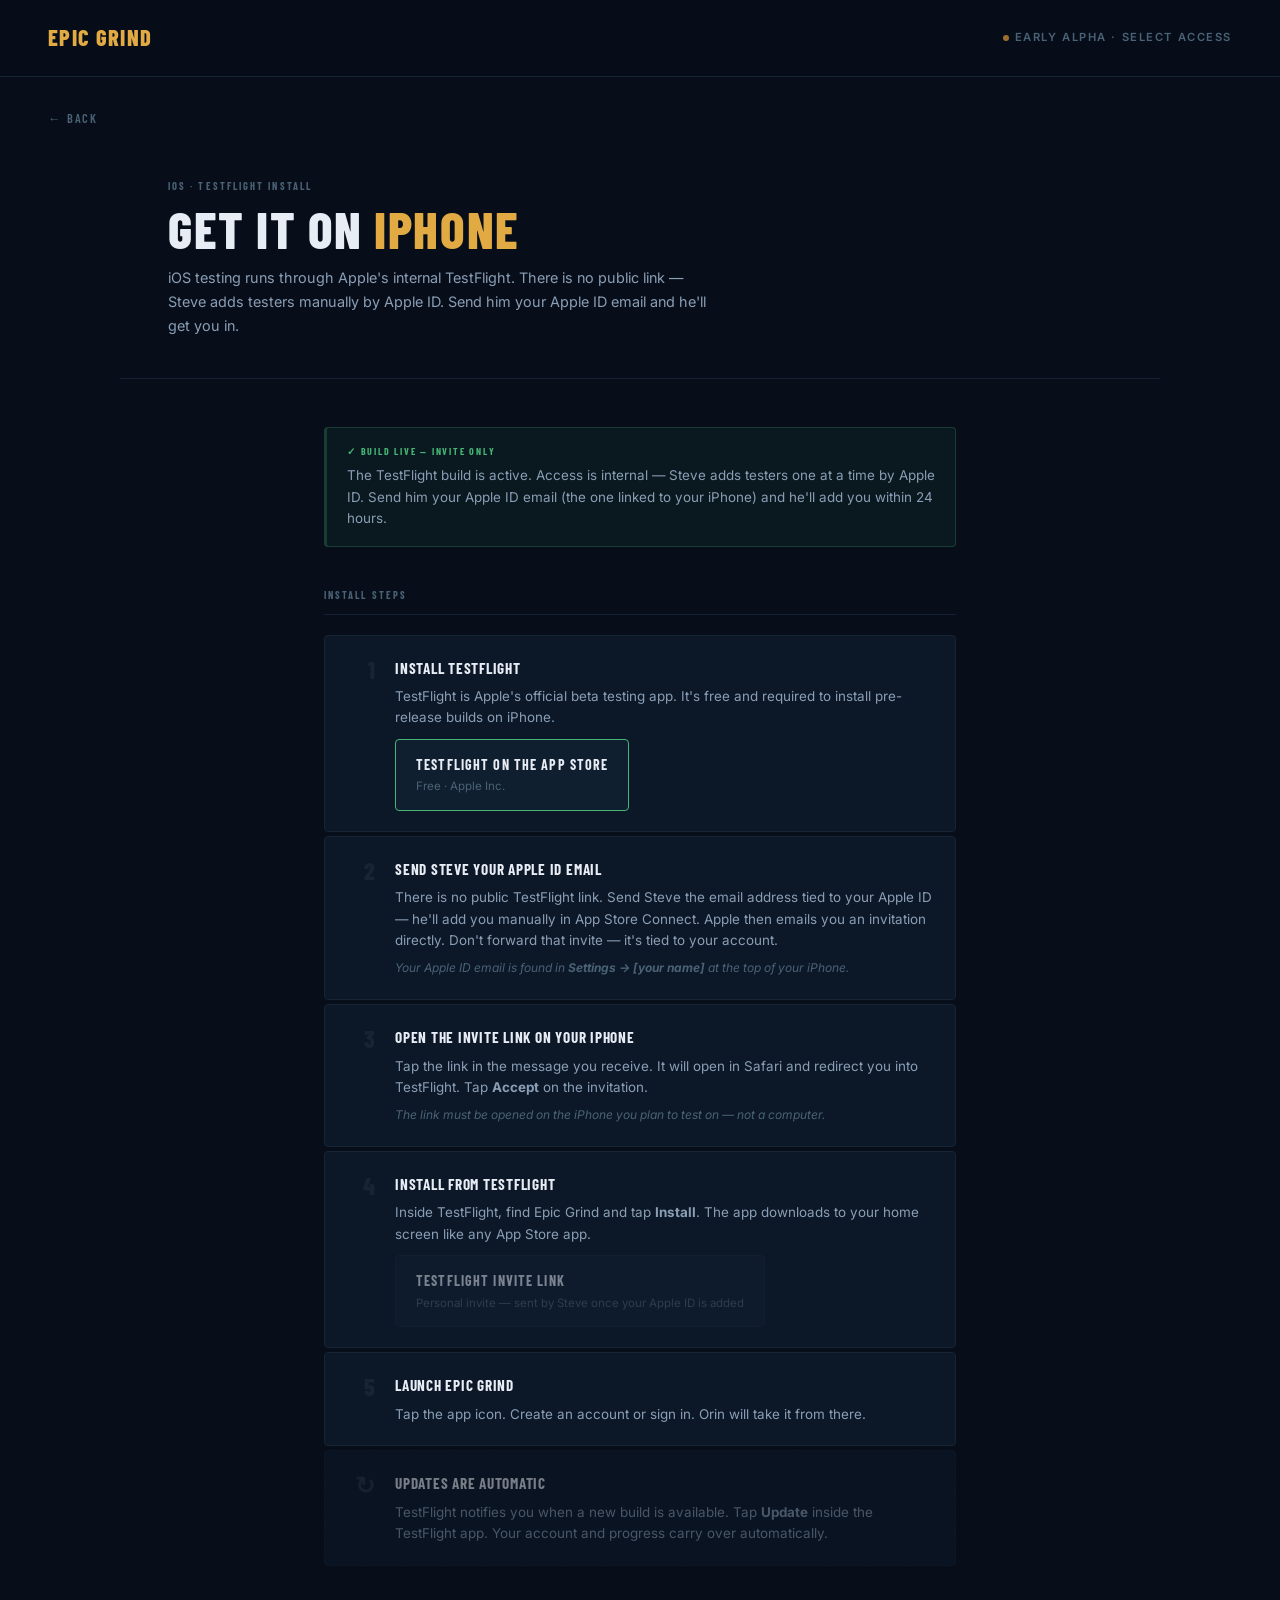
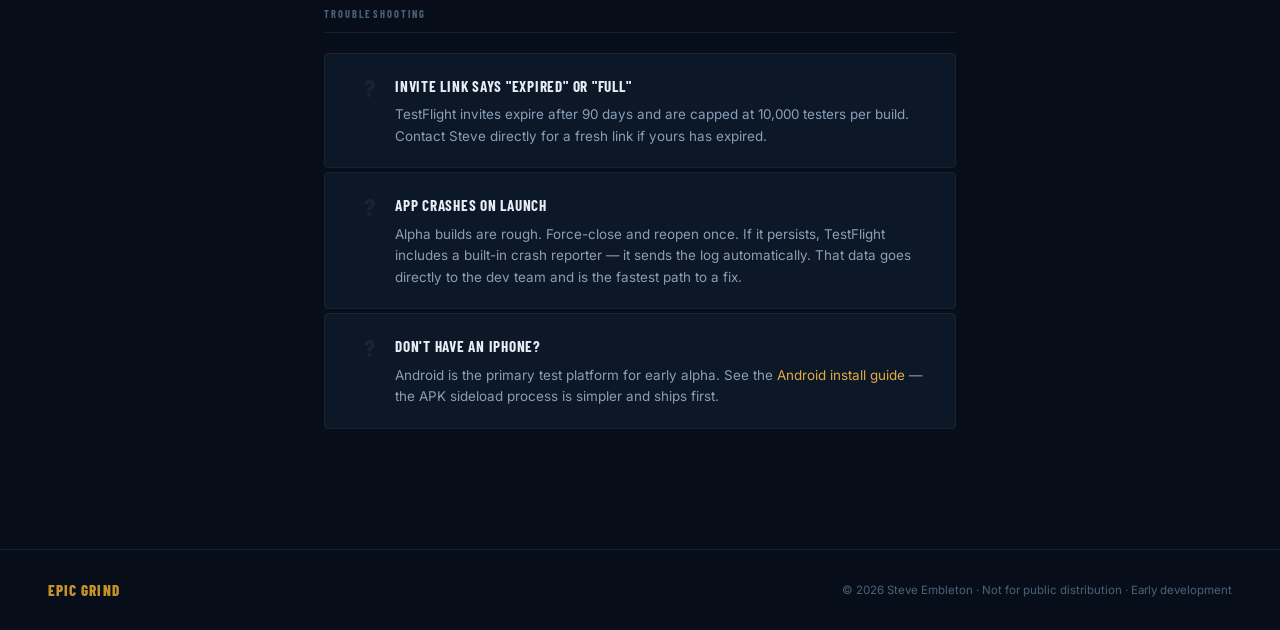
<file: ios.html>
<!DOCTYPE html>
<html lang="en">
<head>
<meta charset="UTF-8">
<meta name="viewport" content="width=device-width, initial-scale=1.0">
<title>Epic Grind · iOS Install</title>
<link rel="preconnect" href="https://fonts.googleapis.com">
<link rel="preconnect" href="https://fonts.gstatic.com" crossorigin>
<link href="https://fonts.googleapis.com/css2?family=Barlow+Condensed:wght@400;600;700;800&family=Inter:ital,wght@0,300;0,400;0,500;1,400&display=swap" rel="stylesheet">
<link rel="stylesheet" href="eg.css">
</head>
<body>

<nav>
  <a href="index.html" class="nav-brand">Epic Grind</a>
  <div class="nav-status">
    <span class="status-dot"></span>
    Early Alpha · Select Access
  </div>
</nav>

<a href="index.html" class="back-link">← Back</a>

<div class="page-hero" style="max-width:1040px; margin:0 auto;">
  <div class="page-eyebrow">iOS · TestFlight Install</div>
  <h1 class="page-title">Get It On <em>iPhone</em></h1>
  <p class="page-sub">
    iOS testing runs through Apple's internal TestFlight. There is no public link —
    Steve adds testers manually by Apple ID. Send him your Apple ID email and he'll get you in.
  </p>
</div>

<div class="install-wrap">

  <div class="wip-banner" style="border-left-color: var(--green-l); background: rgba(69,181,117,0.06); border-color: rgba(69,181,117,0.25);">
    <div class="wip-banner-label" style="color: var(--green-l);">✓ Build Live — Invite Only</div>
    <p>
      The TestFlight build is active. Access is internal — Steve adds testers one at a time by Apple ID.
      Send him your Apple ID email (the one linked to your iPhone) and he'll add you within 24 hours.
    </p>
  </div>

  <div class="section-label">Install Steps</div>

  <div class="step-list">

    <div class="step">
      <div class="step-num">1</div>
      <div class="step-body">
        <div class="step-title">Install TestFlight</div>
        <p>
          TestFlight is Apple's official beta testing app. It's free and required to install
          pre-release builds on iPhone.
        </p>
        <a class="dl-button ready" href="https://apps.apple.com/app/testflight/id899247664" target="_blank">
          <div>
            <div class="dl-button-label">TestFlight on the App Store</div>
            <div class="dl-button-sub">Free · Apple Inc.</div>
          </div>
        </a>
      </div>
    </div>

    <div class="step">
      <div class="step-num">2</div>
      <div class="step-body">
        <div class="step-title">Send Steve your Apple ID email</div>
        <p>
          There is no public TestFlight link. Send Steve the email address tied to your Apple ID —
          he'll add you manually in App Store Connect. Apple then emails you an invitation directly.
          Don't forward that invite — it's tied to your account.
        </p>
        <span class="note">Your Apple ID email is found in <strong>Settings → [your name]</strong> at the top of your iPhone.</span>
      </div>
    </div>

    <div class="step">
      <div class="step-num">3</div>
      <div class="step-body">
        <div class="step-title">Open the invite link on your iPhone</div>
        <p>
          Tap the link in the message you receive. It will open in Safari
          and redirect you into TestFlight. Tap <strong>Accept</strong> on the invitation.
        </p>
        <span class="note">The link must be opened on the iPhone you plan to test on — not a computer.</span>
      </div>
    </div>

    <div class="step">
      <div class="step-num">4</div>
      <div class="step-body">
        <div class="step-title">Install from TestFlight</div>
        <p>
          Inside TestFlight, find Epic Grind and tap <strong>Install</strong>.
          The app downloads to your home screen like any App Store app.
        </p>
        <a class="dl-button" href="#" aria-disabled="true">
          <div>
            <div class="dl-button-label">TestFlight invite link</div>
            <div class="dl-button-sub">Personal invite — sent by Steve once your Apple ID is added</div>
          </div>
        </a>
      </div>
    </div>

    <div class="step">
      <div class="step-num">5</div>
      <div class="step-body">
        <div class="step-title">Launch Epic Grind</div>
        <p>
          Tap the app icon. Create an account or sign in.
          Orin will take it from there.
        </p>
      </div>
    </div>

    <div class="step step-hook">
      <div class="step-num">↻</div>
      <div class="step-body">
        <div class="step-title">Updates are automatic</div>
        <p>
          TestFlight notifies you when a new build is available.
          Tap <strong>Update</strong> inside the TestFlight app.
          Your account and progress carry over automatically.
        </p>
      </div>
    </div>

  </div>

  <div class="section-label">Troubleshooting</div>

  <div class="step-list">
    <div class="step">
      <div class="step-num">?</div>
      <div class="step-body">
        <div class="step-title">Invite link says "expired" or "full"</div>
        <p>
          TestFlight invites expire after 90 days and are capped at 10,000 testers per build.
          Contact Steve directly for a fresh link if yours has expired.
        </p>
      </div>
    </div>
    <div class="step">
      <div class="step-num">?</div>
      <div class="step-body">
        <div class="step-title">App crashes on launch</div>
        <p>
          Alpha builds are rough. Force-close and reopen once. If it persists,
          TestFlight includes a built-in crash reporter — it sends the log automatically.
          That data goes directly to the dev team and is the fastest path to a fix.
        </p>
      </div>
    </div>
    <div class="step">
      <div class="step-num">?</div>
      <div class="step-body">
        <div class="step-title">Don't have an iPhone?</div>
        <p>
          Android is the primary test platform for early alpha.
          See the <a href="android.html">Android install guide</a> — the APK sideload
          process is simpler and ships first.
        </p>
      </div>
    </div>
  </div>

</div>

<footer>
  <span class="footer-brand">Epic Grind</span>
  <p>© 2026 Steve Embleton · Not for public distribution · Early development</p>
</footer>

</body>
</html>
</file>
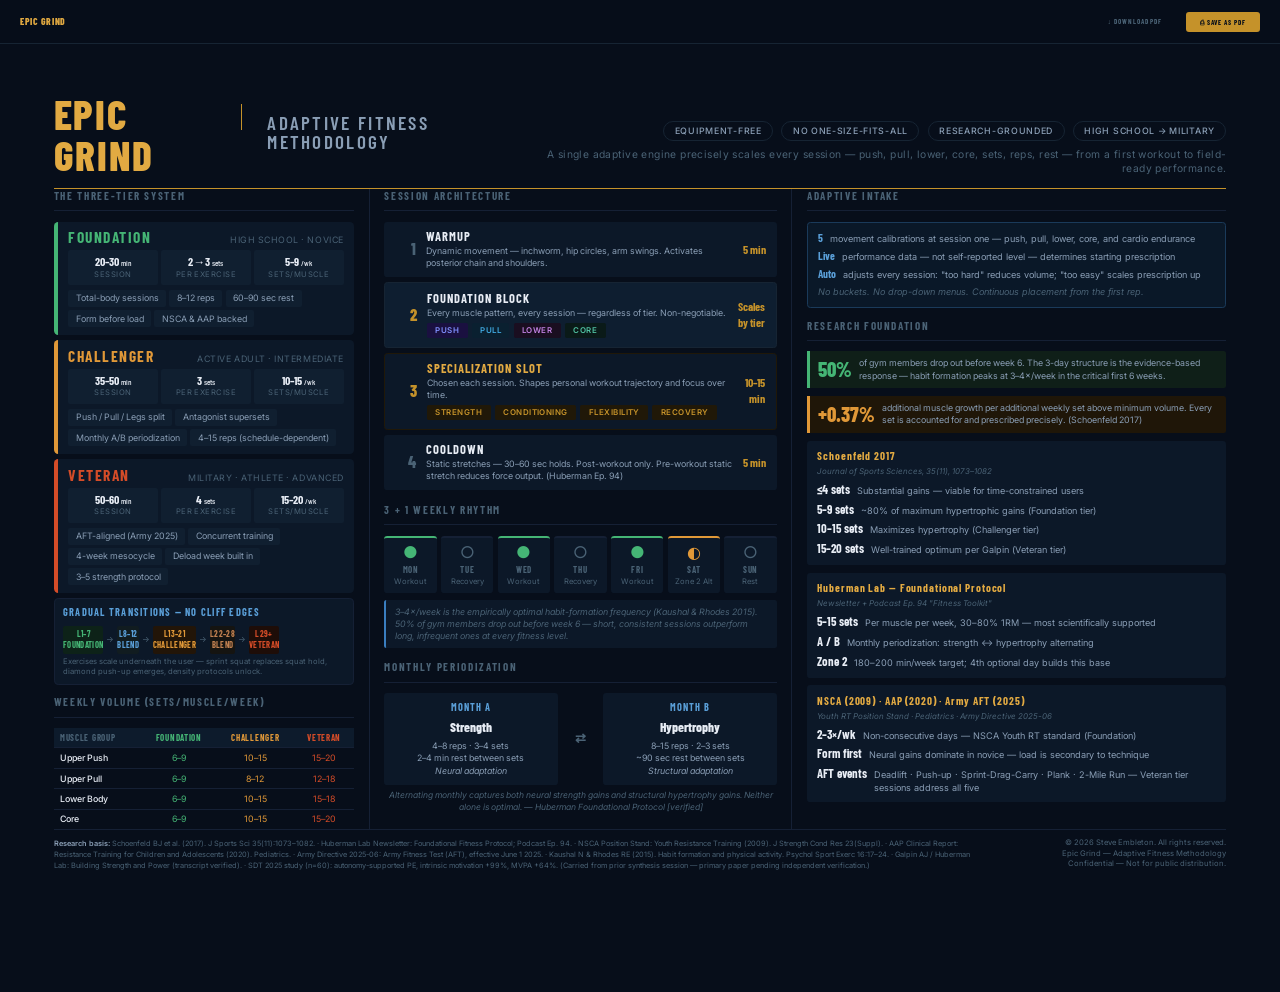
<file: docs/fitness-methodology.html>
<!DOCTYPE html>
<html lang="en">
<head>
<meta charset="UTF-8">
<meta name="viewport" content="width=device-width, initial-scale=1.0">
<title>Epic Grind — Adaptive Fitness Methodology</title>
<link rel="preconnect" href="https://fonts.googleapis.com">
<link rel="preconnect" href="https://fonts.gstatic.com" crossorigin>
<link href="https://fonts.googleapis.com/css2?family=Barlow+Condensed:wght@400;600;700;800&family=Barlow:wght@400;500;600&family=Inter:wght@300;400;500;600&display=swap" rel="stylesheet">
<style>
  /* ── SCREEN TOOLBAR (hidden during print) ──────────── */
  @media screen {
    #toolbar {
      position: fixed;
      top: 0; left: 0; right: 0;
      height: 44px;
      background: rgba(7, 14, 26, 0.96);
      backdrop-filter: blur(10px);
      border-bottom: 1px solid #162433;
      display: flex;
      align-items: center;
      justify-content: space-between;
      padding: 0 20px;
      z-index: 9999;
      font-family: 'Barlow Condensed', sans-serif;
    }

    #toolbar-brand {
      font-weight: 800;
      font-size: 1rem;
      letter-spacing: 0.06em;
      text-transform: uppercase;
      color: #E2AA42;
      text-decoration: none;
    }

    #toolbar-actions {
      display: flex;
      align-items: center;
      gap: 10px;
    }

    .tb-btn {
      display: inline-flex;
      align-items: center;
      gap: 6px;
      font-family: 'Barlow Condensed', sans-serif;
      font-weight: 700;
      font-size: 0.72rem;
      letter-spacing: 0.14em;
      text-transform: uppercase;
      padding: 6px 14px;
      border-radius: 3px;
      cursor: pointer;
      text-decoration: none;
      border: none;
      transition: background 0.15s, color 0.15s;
    }

    .tb-btn-ghost {
      color: #4A6275;
      background: transparent;
    }
    .tb-btn-ghost:hover { color: #E2AA42; }

    .tb-btn-primary {
      background: #C5922A;
      color: #070E1A;
    }
    .tb-btn-primary:hover { background: #E2AA42; }

    html, body {
      width: 100%;
      height: auto;
      overflow: auto;
      background: #040a12;
    }

    body { padding-top: 44px; }

    #page-wrap { padding: 24px 0 48px; }

    /* JS always fits the page to viewport — margin:auto then centres safely */
    .page { display: block !important; margin: 0 auto; }
  }

  *, *::before, *::after { box-sizing: border-box; margin: 0; padding: 0; }

  :root {
    --bg:        #070E1A;
    --card:      #0C1828;
    --card2:     #101F30;
    --border:    #162433;
    --gold:      #C5922A;
    --gold-l:    #E2AA42;
    --blue:      #3A7EC0;
    --blue-l:    #5A9FD8;
    --green:     #2E7D52;
    --green-l:   #45B575;
    --amber:     #9B6218;
    --amber-l:   #E09838;
    --red:       #8B3018;
    --red-l:     #D44C28;
    --t1:        #E8EDF5;
    --t2:        #8A9EB5;
    --t3:        #4A6275;
    --rule:      #152035;
  }

  @page {
    size: A4 landscape;
    margin: 0;
  }

  /* Base styles — apply to all media */
  html, body {
    background: var(--bg);
    color: var(--t1);
    font-family: 'Inter', 'Helvetica Neue', Arial, sans-serif;
    font-size: 7.2pt;
    line-height: 1.35;
  }

  /* Print-only: lock to A4 landscape */
  @media print {
    html, body {
      width: 297mm;
      height: 210mm;
      overflow: hidden;
    }
    #toolbar { display: none !important; }
    #page-wrap { padding: 0 !important; }
    body { padding-top: 0 !important; }
  }

  /* ── LAYOUT ──────────────────────────────────────────────── */
  .page {
    width: 297mm;
    height: 210mm;
    display: flex;
    flex-direction: column;
    padding: 6mm 8mm 5mm;
    gap: 4mm;
  }

  /* ── HEADER ──────────────────────────────────────────────── */
  .header {
    display: flex;
    align-items: flex-end;
    justify-content: space-between;
    border-bottom: 0.4mm solid var(--gold);
    padding-bottom: 3mm;
    flex-shrink: 0;
  }

  .brand {
    display: flex;
    align-items: baseline;
    gap: 6mm;
  }

  .brand-name {
    font-family: 'Barlow Condensed', sans-serif;
    font-weight: 800;
    font-size: 28pt;
    letter-spacing: 0.04em;
    color: var(--gold-l);
    line-height: 1;
    text-transform: uppercase;
  }

  .brand-rule {
    width: 0.35mm;
    height: 18pt;
    background: var(--gold);
    flex-shrink: 0;
  }

  .brand-sub {
    font-family: 'Barlow Condensed', sans-serif;
    font-weight: 600;
    font-size: 13pt;
    letter-spacing: 0.12em;
    color: var(--t2);
    text-transform: uppercase;
    line-height: 1;
  }

  .header-right {
    text-align: right;
  }

  .header-pills {
    display: flex;
    gap: 2mm;
    justify-content: flex-end;
    margin-bottom: 1.5mm;
  }

  .pill {
    padding: 0.8mm 2.5mm;
    border: 0.3mm solid var(--border);
    border-radius: 20mm;
    font-size: 6pt;
    letter-spacing: 0.08em;
    color: var(--t2);
    text-transform: uppercase;
    font-weight: 500;
  }

  .header-tagline {
    font-size: 7pt;
    color: var(--t3);
    letter-spacing: 0.04em;
  }

  /* ── MAIN COLUMNS ─────────────────────────────────────────── */
  .cols {
    display: grid;
    grid-template-columns: 72mm 1px 94mm 1px 1fr;
    gap: 0 3.5mm;
    flex: 1;
    overflow: hidden;
  }

  .col-div {
    background: var(--rule);
    align-self: stretch;
  }

  /* ── COLUMN HEADERS ──────────────────────────────────────── */
  .col-head {
    font-family: 'Barlow Condensed', sans-serif;
    font-weight: 700;
    font-size: 7.5pt;
    letter-spacing: 0.15em;
    text-transform: uppercase;
    color: var(--t3);
    margin-bottom: 2.5mm;
    padding-bottom: 1.5mm;
    border-bottom: 0.3mm solid var(--rule);
  }

  /* ── TIER CARDS ──────────────────────────────────────────── */
  .tier-card {
    background: var(--card);
    border-radius: 1mm;
    padding: 2mm 2.5mm;
    margin-bottom: 1.2mm;
    border-left: 1mm solid transparent;
    position: relative;
  }

  .tier-card.foundation { border-left-color: var(--green-l); }
  .tier-card.challenger { border-left-color: var(--amber-l); }
  .tier-card.veteran    { border-left-color: var(--red-l); }

  .tier-head {
    display: flex;
    align-items: baseline;
    justify-content: space-between;
    margin-bottom: 1mm;
  }

  .tier-name {
    font-family: 'Barlow Condensed', sans-serif;
    font-weight: 700;
    font-size: 10.5pt;
    text-transform: uppercase;
    letter-spacing: 0.1em;
    line-height: 1;
  }

  .tier-card.foundation .tier-name { color: var(--green-l); }
  .tier-card.challenger .tier-name { color: var(--amber-l); }
  .tier-card.veteran    .tier-name { color: var(--red-l); }

  .tier-audience {
    font-size: 6pt;
    color: var(--t3);
    letter-spacing: 0.06em;
    text-transform: uppercase;
  }

  .tier-meta {
    display: grid;
    grid-template-columns: 1fr 1fr 1fr;
    gap: 0.8mm;
    margin-bottom: 1.2mm;
  }

  .meta-box {
    background: var(--card2);
    padding: 1.2mm 1.5mm;
    border-radius: 0.6mm;
    text-align: center;
  }

  .meta-val {
    font-family: 'Barlow Condensed', sans-serif;
    font-weight: 700;
    font-size: 8pt;
    color: var(--t1);
    line-height: 1.1;
  }

  .meta-lbl {
    font-size: 5.2pt;
    color: var(--t3);
    text-transform: uppercase;
    letter-spacing: 0.06em;
    margin-top: 0.4mm;
  }

  .tier-bullets {
    list-style: none;
    display: flex;
    flex-wrap: wrap;
    gap: 0.8mm;
  }

  .tier-bullets li {
    font-size: 6pt;
    color: var(--t2);
    background: var(--card2);
    padding: 0.6mm 1.8mm;
    border-radius: 0.5mm;
  }

  /* ── TRANSITIONS ─────────────────────────────────────────── */
  .transition-box {
    background: var(--card);
    border: 0.3mm solid var(--rule);
    border-radius: 1mm;
    padding: 1.5mm 2mm;
    margin-bottom: 1.5mm;
  }

  .transition-title {
    font-family: 'Barlow Condensed', sans-serif;
    font-weight: 700;
    font-size: 7pt;
    letter-spacing: 0.12em;
    text-transform: uppercase;
    color: var(--blue-l);
    margin-bottom: 1.5mm;
  }

  .transition-flow {
    display: flex;
    align-items: center;
    gap: 0.7mm;
  }

  .t-node {
    flex: 1;
    padding: 0.8mm 0;
    border-radius: 0.5mm;
    font-family: 'Barlow Condensed', sans-serif;
    font-weight: 700;
    font-size: 5.8pt;
    letter-spacing: 0.04em;
    text-transform: uppercase;
    text-align: center;
    line-height: 1.25;
  }

  .t-node.foundation { background: #0D2218; color: var(--green-l); }
  .t-node.blend1     { background: #111C20; color: var(--blue-l); }
  .t-node.challenger { background: #221508; color: var(--amber-l); }
  .t-node.blend2     { background: #151411; color: #C08050; }
  .t-node.veteran    { background: #1E0D08; color: var(--red-l); }

  .t-arrow { color: var(--t3); font-size: 5.5pt; flex-shrink: 0; }

  .t-label {
    font-size: 5.2pt;
    color: var(--t3);
    margin-top: 0.8mm;
  }

  /* ── SESSION STRUCTURE ────────────────────────────────────── */
  .session-block {
    margin-bottom: 3mm;
  }

  .session-steps {
    display: flex;
    flex-direction: column;
    gap: 1.2mm;
  }

  .step {
    display: flex;
    align-items: center;
    gap: 2.5mm;
    background: var(--card);
    border-radius: 0.8mm;
    padding: 2mm 2.5mm;
    position: relative;
  }

  .step-num {
    font-family: 'Barlow Condensed', sans-serif;
    font-weight: 800;
    font-size: 11pt;
    color: var(--t3);
    line-height: 1;
    width: 5mm;
    flex-shrink: 0;
    text-align: right;
  }

  .step-content { flex: 1; }

  .step-title {
    font-family: 'Barlow Condensed', sans-serif;
    font-weight: 700;
    font-size: 8.5pt;
    letter-spacing: 0.08em;
    text-transform: uppercase;
    color: var(--t1);
    line-height: 1.1;
  }

  .step-detail {
    font-size: 6pt;
    color: var(--t2);
    margin-top: 0.4mm;
  }

  .step-time {
    font-family: 'Barlow Condensed', sans-serif;
    font-weight: 700;
    font-size: 8pt;
    color: var(--gold);
    white-space: nowrap;
    text-align: right;
  }

  .step.featured {
    background: #0E1E30;
    border: 0.3mm solid var(--border);
  }

  .step.featured .step-num { color: var(--gold); }

  .muscle-pills {
    display: flex;
    gap: 1mm;
    margin-top: 1mm;
    flex-wrap: wrap;
  }

  .mp {
    font-size: 5.4pt;
    padding: 0.5mm 2mm;
    border-radius: 0.4mm;
    letter-spacing: 0.06em;
    text-transform: uppercase;
    font-weight: 600;
  }

  .mp.push    { background: #1A1040; color: #8090FF; }
  .mp.pull    { background: #0A2030; color: #40A8E0; }
  .mp.lower   { background: #1A0E20; color: #C080E0; }
  .mp.core    { background: #0A1A18; color: #50C0A0; }
  .mp.spec    { background: #201808; color: var(--gold); }

  /* ── 3+1 RHYTHM ──────────────────────────────────────────── */
  .rhythm-block {
    margin-bottom: 3mm;
  }

  .week-grid {
    display: grid;
    grid-template-columns: repeat(7, 1fr);
    gap: 1mm;
    margin-bottom: 1.5mm;
  }

  .day-cell {
    background: var(--card);
    border-radius: 0.8mm;
    padding: 1.5mm 0;
    text-align: center;
  }

  .day-icon {
    font-size: 11pt;
    line-height: 1.1;
    margin-bottom: 0.5mm;
  }

  .day-name {
    font-family: 'Barlow Condensed', sans-serif;
    font-weight: 700;
    font-size: 6pt;
    letter-spacing: 0.08em;
    text-transform: uppercase;
    color: var(--t3);
  }

  .day-type {
    font-size: 5.2pt;
    color: var(--t3);
    margin-top: 0.3mm;
  }

  .day-cell.workout  { border-top: 0.5mm solid var(--green-l); }
  .day-cell.alt      { border-top: 0.5mm solid var(--amber-l); }
  .day-cell.rest     { border-top: 0.5mm solid var(--rule); }

  .day-cell.workout .day-icon { color: var(--green-l); }
  .day-cell.alt     .day-icon { color: var(--amber-l); }
  .day-cell.rest    .day-icon { color: var(--t3); }

  .rhythm-note {
    font-size: 6pt;
    color: var(--t3);
    font-style: italic;
    padding: 1.5mm 2mm;
    background: var(--card);
    border-radius: 0.6mm;
    border-left: 0.5mm solid var(--blue);
  }

  /* ── MONTHLY PERIODIZATION ────────────────────────────────── */
  .period-block {
    margin-bottom: 0;
  }

  .period-row {
    display: grid;
    grid-template-columns: 1fr 8mm 1fr;
    gap: 1.5mm;
    align-items: center;
  }

  .period-card {
    background: var(--card);
    border-radius: 0.8mm;
    padding: 2mm 2.5mm;
    text-align: center;
  }

  .period-label {
    font-family: 'Barlow Condensed', sans-serif;
    font-weight: 700;
    font-size: 7pt;
    letter-spacing: 0.1em;
    text-transform: uppercase;
    color: var(--blue-l);
    margin-bottom: 0.8mm;
  }

  .period-name {
    font-family: 'Barlow Condensed', sans-serif;
    font-weight: 800;
    font-size: 9pt;
    color: var(--t1);
    margin-bottom: 0.8mm;
  }

  .period-spec {
    font-size: 6pt;
    color: var(--t2);
    line-height: 1.4;
  }

  .period-arrow {
    text-align: center;
    font-size: 9pt;
    color: var(--t3);
    font-weight: bold;
  }

  .period-sub {
    text-align: center;
    font-size: 5.8pt;
    color: var(--t3);
    margin-top: 1.2mm;
    font-style: italic;
  }

  /* ── SCIENCE COLUMN ──────────────────────────────────────── */
  .sci-card {
    background: var(--card);
    border-radius: 0.8mm;
    padding: 2mm 2.5mm;
    margin-bottom: 1.8mm;
  }

  .sci-source {
    font-family: 'Barlow Condensed', sans-serif;
    font-weight: 700;
    font-size: 7.5pt;
    letter-spacing: 0.08em;
    color: var(--gold-l);
    margin-bottom: 0.5mm;
  }

  .sci-ref {
    font-size: 5.4pt;
    color: var(--t3);
    margin-bottom: 1mm;
    font-style: italic;
  }

  .sci-items {
    display: flex;
    flex-direction: column;
    gap: 0.7mm;
  }

  .sci-item {
    display: flex;
    gap: 1.5mm;
    align-items: baseline;
    font-size: 6.2pt;
    color: var(--t2);
  }

  .sci-val {
    font-family: 'Barlow Condensed', sans-serif;
    font-weight: 700;
    font-size: 8.5pt;
    color: var(--t1);
    white-space: nowrap;
    flex-shrink: 0;
  }

  /* ── VOLUME TABLE ─────────────────────────────────────────── */
  .vol-block { margin-top: 0; }

  .vol-table {
    width: 100%;
    border-collapse: collapse;
    font-size: 6pt;
  }

  .vol-table thead tr {
    background: #0D1B2C;
  }

  .vol-table th {
    font-family: 'Barlow Condensed', sans-serif;
    font-weight: 700;
    font-size: 6pt;
    letter-spacing: 0.08em;
    text-transform: uppercase;
    padding: 0.9mm 1.5mm;
    text-align: center;
    color: var(--t3);
    border-bottom: 0.3mm solid var(--rule);
  }

  .vol-table th:first-child { text-align: left; }

  .vol-table td {
    padding: 0.9mm 1.5mm;
    text-align: center;
    color: var(--t2);
    border-bottom: 0.2mm solid var(--rule);
  }

  .vol-table td:first-child {
    text-align: left;
    color: var(--t1);
    font-weight: 500;
  }

  .vol-table tr:last-child td { border-bottom: none; }

  .vol-f { color: var(--green-l) !important; }
  .vol-c { color: var(--amber-l) !important; }
  .vol-v { color: var(--red-l)   !important; }

  .science-stat {
    display: flex;
    gap: 1.5mm;
    align-items: center;
    background: #0F1F18;
    border-left: 0.8mm solid var(--green-l);
    border-radius: 0 0.6mm 0.6mm 0;
    padding: 1.5mm 2mm;
    margin-bottom: 1.8mm;
  }

  .stat-num {
    font-family: 'Barlow Condensed', sans-serif;
    font-weight: 800;
    font-size: 14pt;
    line-height: 1;
    color: var(--green-l);
    white-space: nowrap;
  }

  .stat-text {
    font-size: 6pt;
    color: var(--t2);
    line-height: 1.4;
  }

  .science-stat.amber {
    background: #1F1608;
    border-left-color: var(--amber-l);
  }

  .science-stat.amber .stat-num { color: var(--amber-l); }

  /* ── FOOTER ──────────────────────────────────────────────── */
  .footer {
    border-top: 0.3mm solid var(--rule);
    padding-top: 2mm;
    display: flex;
    justify-content: space-between;
    align-items: flex-start;
    flex-shrink: 0;
  }

  .footer-citations {
    font-size: 5pt;
    color: var(--t3);
    line-height: 1.5;
    max-width: 220mm;
  }

  .footer-copy {
    font-size: 5.2pt;
    color: var(--t3);
    text-align: right;
    white-space: nowrap;
  }

  .cite-label {
    font-weight: 600;
    color: var(--t2);
  }
</style>
</head>
<body>

<!-- screen-only toolbar — not visible in print/PDF -->
<div id="toolbar">
  <a id="toolbar-brand" href="../index.html">Epic Grind</a>
  <div id="toolbar-actions">
    <a class="tb-btn tb-btn-ghost" href="fitness-methodology-r1.pdf" download>↓ Download PDF</a>
    <button class="tb-btn tb-btn-primary" onclick="window.print()">⎙ Save as PDF</button>
  </div>
</div>

<div id="page-wrap">
<div class="page">

  <!-- ── HEADER ──────────────────────────────────────────── -->
  <header class="header">
    <div class="brand">
      <span class="brand-name">Epic Grind</span>
      <div class="brand-rule"></div>
      <span class="brand-sub">Adaptive Fitness Methodology</span>
    </div>
    <div class="header-right">
      <div class="header-pills">
        <span class="pill">Equipment-free</span>
        <span class="pill">No one-size-fits-all</span>
        <span class="pill">Research-grounded</span>
        <span class="pill">High school → Military</span>
      </div>
      <div class="header-tagline">
        A single adaptive engine precisely scales every session — push, pull, lower, core, sets, reps, rest — from a first workout to field-ready performance.
      </div>
    </div>
  </header>

  <!-- ── THREE COLUMNS ───────────────────────────────────── -->
  <div class="cols">

    <!-- ╔══ COLUMN 1: THREE TIERS ══════════════════════════╗ -->
    <div class="col-1">
      <div class="col-head">The Three-Tier System</div>

      <div class="tier-card foundation">
        <div class="tier-head">
          <span class="tier-name">Foundation</span>
          <span class="tier-audience">High School · Novice</span>
        </div>
        <div class="tier-meta">
          <div class="meta-box">
            <div class="meta-val">20–30<span style="font-size:5.5pt;font-weight:500"> min</span></div>
            <div class="meta-lbl">Session</div>
          </div>
          <div class="meta-box">
            <div class="meta-val">2→3<span style="font-size:5.5pt;font-weight:500"> sets</span></div>
            <div class="meta-lbl">Per Exercise</div>
          </div>
          <div class="meta-box">
            <div class="meta-val">5–9<span style="font-size:5.5pt;font-weight:500"> /wk</span></div>
            <div class="meta-lbl">Sets/Muscle</div>
          </div>
        </div>
        <ul class="tier-bullets">
          <li>Total-body sessions</li>
          <li>8–12 reps</li>
          <li>60–90 sec rest</li>
          <li>Form before load</li>
          <li>NSCA &amp; AAP backed</li>
        </ul>
      </div>

      <div class="tier-card challenger">
        <div class="tier-head">
          <span class="tier-name">Challenger</span>
          <span class="tier-audience">Active Adult · Intermediate</span>
        </div>
        <div class="tier-meta">
          <div class="meta-box">
            <div class="meta-val">35–50<span style="font-size:5.5pt;font-weight:500"> min</span></div>
            <div class="meta-lbl">Session</div>
          </div>
          <div class="meta-box">
            <div class="meta-val">3<span style="font-size:5.5pt;font-weight:500"> sets</span></div>
            <div class="meta-lbl">Per Exercise</div>
          </div>
          <div class="meta-box">
            <div class="meta-val">10–15<span style="font-size:5.5pt;font-weight:500"> /wk</span></div>
            <div class="meta-lbl">Sets/Muscle</div>
          </div>
        </div>
        <ul class="tier-bullets">
          <li>Push / Pull / Legs split</li>
          <li>Antagonist supersets</li>
          <li>Monthly A/B periodization</li>
          <li>4–15 reps (schedule-dependent)</li>
        </ul>
      </div>

      <div class="tier-card veteran">
        <div class="tier-head">
          <span class="tier-name">Veteran</span>
          <span class="tier-audience">Military · Athlete · Advanced</span>
        </div>
        <div class="tier-meta">
          <div class="meta-box">
            <div class="meta-val">50–60<span style="font-size:5.5pt;font-weight:500"> min</span></div>
            <div class="meta-lbl">Session</div>
          </div>
          <div class="meta-box">
            <div class="meta-val">4<span style="font-size:5.5pt;font-weight:500"> sets</span></div>
            <div class="meta-lbl">Per Exercise</div>
          </div>
          <div class="meta-box">
            <div class="meta-val">15–20<span style="font-size:5.5pt;font-weight:500"> /wk</span></div>
            <div class="meta-lbl">Sets/Muscle</div>
          </div>
        </div>
        <ul class="tier-bullets">
          <li>AFT-aligned (Army 2025)</li>
          <li>Concurrent training</li>
          <li>4-week mesocycle</li>
          <li>Deload week built in</li>
          <li>3–5 strength protocol</li>
        </ul>
      </div>

      <div class="transition-box">
        <div class="transition-title">Gradual Transitions — No Cliff Edges</div>
        <div class="transition-flow">
          <div>
            <div class="t-node foundation">L1–7<br>Foundation</div>
          </div>
          <span class="t-arrow">→</span>
          <div>
            <div class="t-node blend1">L8–12<br>Blend</div>
          </div>
          <span class="t-arrow">→</span>
          <div>
            <div class="t-node challenger">L13–21<br>Challenger</div>
          </div>
          <span class="t-arrow">→</span>
          <div>
            <div class="t-node blend2">L22–28<br>Blend</div>
          </div>
          <span class="t-arrow">→</span>
          <div>
            <div class="t-node veteran">L29+<br>Veteran</div>
          </div>
        </div>
        <div class="t-label" style="margin-top:0.8mm;">
          Exercises scale underneath the user — sprint squat replaces squat hold, diamond push-up emerges, density protocols unlock.
        </div>
      </div>
      <div class="col-head" style="margin-top: 2.5mm;">Weekly Volume (sets/muscle/week)</div>
      <div class="vol-block">
        <table class="vol-table">
          <thead>
            <tr>
              <th>Muscle Group</th>
              <th style="color: var(--green-l);">Foundation</th>
              <th style="color: var(--amber-l);">Challenger</th>
              <th style="color: var(--red-l);">Veteran</th>
            </tr>
          </thead>
          <tbody>
            <tr>
              <td>Upper Push</td>
              <td class="vol-f">6–9</td><td class="vol-c">10–15</td><td class="vol-v">15–20</td>
            </tr>
            <tr>
              <td>Upper Pull</td>
              <td class="vol-f">6–9</td><td class="vol-c">8–12</td><td class="vol-v">12–18</td>
            </tr>
            <tr>
              <td>Lower Body</td>
              <td class="vol-f">6–9</td><td class="vol-c">10–15</td><td class="vol-v">15–18</td>
            </tr>
            <tr>
              <td>Core</td>
              <td class="vol-f">6–9</td><td class="vol-c">10–15</td><td class="vol-v">15–20</td>
            </tr>
          </tbody>
        </table>
      </div>

    </div><!-- /col-1 -->

    <div class="col-div"></div>

    <!-- ╔══ COLUMN 2: SESSION & SCHEDULE ═══════════════════╗ -->
    <div class="col-2">
      <div class="col-head">Session Architecture</div>

      <div class="session-block">
        <div class="session-steps">
          <div class="step">
            <div class="step-num">1</div>
            <div class="step-content">
              <div class="step-title">Warmup</div>
              <div class="step-detail">Dynamic movement — inchworm, hip circles, arm swings. Activates posterior chain and shoulders.</div>
            </div>
            <div class="step-time">5 min</div>
          </div>
          <div class="step featured">
            <div class="step-num">2</div>
            <div class="step-content">
              <div class="step-title">Foundation Block</div>
              <div class="step-detail">Every muscle pattern, every session — regardless of tier. Non-negotiable.</div>
              <div class="muscle-pills">
                <span class="mp push">Push</span>
                <span class="mp pull">Pull</span>
                <span class="mp lower">Lower</span>
                <span class="mp core">Core</span>
              </div>
            </div>
            <div class="step-time">Scales<br>by tier</div>
          </div>
          <div class="step" style="border: 0.3mm solid #201808;">
            <div class="step-num" style="color: var(--gold);">3</div>
            <div class="step-content">
              <div class="step-title" style="color: var(--gold-l);">Specialization Slot</div>
              <div class="step-detail" style="margin-bottom:0.8mm;">Chosen each session. Shapes personal workout trajectory and focus over time.</div>
              <div class="muscle-pills">
                <span class="mp spec">Strength</span>
                <span class="mp spec">Conditioning</span>
                <span class="mp spec">Flexibility</span>
                <span class="mp spec">Recovery</span>
              </div>
            </div>
            <div class="step-time" style="color: var(--gold);">10–15<br>min</div>
          </div>
          <div class="step">
            <div class="step-num">4</div>
            <div class="step-content">
              <div class="step-title">Cooldown</div>
              <div class="step-detail">Static stretches — 30–60 sec holds. Post-workout only. Pre-workout static stretch reduces force output. (Huberman Ep. 94)</div>
            </div>
            <div class="step-time">5 min</div>
          </div>
        </div>
      </div>

      <div class="col-head" style="margin-top: 2.5mm;">3 + 1 Weekly Rhythm</div>

      <div class="rhythm-block">
        <div class="week-grid">
          <div class="day-cell workout">
            <div class="day-icon">●</div>
            <div class="day-name">Mon</div>
            <div class="day-type">Workout</div>
          </div>
          <div class="day-cell rest">
            <div class="day-icon">○</div>
            <div class="day-name">Tue</div>
            <div class="day-type">Recovery</div>
          </div>
          <div class="day-cell workout">
            <div class="day-icon">●</div>
            <div class="day-name">Wed</div>
            <div class="day-type">Workout</div>
          </div>
          <div class="day-cell rest">
            <div class="day-icon">○</div>
            <div class="day-name">Thu</div>
            <div class="day-type">Recovery</div>
          </div>
          <div class="day-cell workout">
            <div class="day-icon">●</div>
            <div class="day-name">Fri</div>
            <div class="day-type">Workout</div>
          </div>
          <div class="day-cell alt">
            <div class="day-icon">◐</div>
            <div class="day-name">Sat</div>
            <div class="day-type">Zone 2 Alt</div>
          </div>
          <div class="day-cell rest">
            <div class="day-icon">○</div>
            <div class="day-name">Sun</div>
            <div class="day-type">Rest</div>
          </div>
        </div>
        <div class="rhythm-note">
          3–4×/week is the empirically optimal habit-formation frequency (Kaushal &amp; Rhodes 2015). 50% of gym members drop out before week 6 — short, consistent sessions outperform long, infrequent ones at every fitness level.
        </div>
      </div>

      <div class="col-head" style="margin-top: 2.5mm;">Monthly Periodization</div>

      <div class="period-block">
        <div class="period-row">
          <div class="period-card">
            <div class="period-label">Month A</div>
            <div class="period-name">Strength</div>
            <div class="period-spec">4–8 reps · 3–4 sets<br>2–4 min rest between sets<br><em>Neural adaptation</em></div>
          </div>
          <div class="period-arrow">⇄</div>
          <div class="period-card">
            <div class="period-label">Month B</div>
            <div class="period-name">Hypertrophy</div>
            <div class="period-spec">8–15 reps · 2–3 sets<br>~90 sec rest between sets<br><em>Structural adaptation</em></div>
          </div>
        </div>
        <div class="period-sub">
          Alternating monthly captures both neural strength gains and structural hypertrophy gains. Neither alone is optimal. — Huberman Foundational Protocol [verified]
        </div>
      </div>

    </div><!-- /col-2 -->

    <div class="col-div"></div>

    <!-- ╔══ COLUMN 3: SCIENCE + VOLUME ═════════════════════╗ -->
    <div class="col-3">
      <div class="col-head">Adaptive Intake</div>

      <div class="sci-card" style="background:#0A1828; border:0.3mm solid #1A3A5A; margin-bottom:2.5mm;">
        <div class="sci-items">
          <div class="sci-item"><span class="sci-val" style="font-size:7.5pt; color:var(--blue-l);">5</span>movement calibrations at session one — push, pull, lower, core, and cardio endurance</div>
          <div class="sci-item"><span class="sci-val" style="font-size:7.5pt; color:var(--blue-l);">Live</span>performance data — not self-reported level — determines starting prescription</div>
          <div class="sci-item"><span class="sci-val" style="font-size:7.5pt; color:var(--blue-l);">Auto</span>adjusts every session: "too hard" reduces volume; "too easy" scales prescription up</div>
          <div class="sci-item" style="margin-top:0.5mm; color:var(--t3); font-style:italic;">No buckets. No drop-down menus. Continuous placement from the first rep.</div>
        </div>
      </div>

      <div class="col-head">Research Foundation</div>

      <div class="science-stat">
        <div class="stat-num">50%</div>
        <div class="stat-text">of gym members drop out before week 6. The 3-day structure is the evidence-based response — habit formation peaks at 3–4×/week in the critical first 6 weeks.</div>
      </div>

      <div class="science-stat amber">
        <div class="stat-num">+0.37%</div>
        <div class="stat-text">additional muscle growth per additional weekly set above minimum volume. Every set is accounted for and prescribed precisely. (Schoenfeld 2017)</div>
      </div>

      <div class="sci-card">
        <div class="sci-source">Schoenfeld 2017</div>
        <div class="sci-ref">Journal of Sports Sciences, 35(11), 1073–1082</div>
        <div class="sci-items">
          <div class="sci-item"><span class="sci-val">≤4 sets</span>Substantial gains — viable for time-constrained users</div>
          <div class="sci-item"><span class="sci-val">5–9 sets</span>~80% of maximum hypertrophic gains (Foundation tier)</div>
          <div class="sci-item"><span class="sci-val">10–15 sets</span>Maximizes hypertrophy (Challenger tier)</div>
          <div class="sci-item"><span class="sci-val">15–20 sets</span>Well-trained optimum per Galpin (Veteran tier)</div>
        </div>
      </div>

      <div class="sci-card">
        <div class="sci-source">Huberman Lab — Foundational Protocol</div>
        <div class="sci-ref">Newsletter + Podcast Ep. 94 "Fitness Toolkit"</div>
        <div class="sci-items">
          <div class="sci-item"><span class="sci-val">5–15 sets</span>Per muscle per week, 30–80% 1RM — most scientifically supported</div>
          <div class="sci-item"><span class="sci-val">A / B</span>Monthly periodization: strength ↔ hypertrophy alternating</div>
          <div class="sci-item"><span class="sci-val">Zone 2</span>180–200 min/week target; 4th optional day builds this base</div>
        </div>
      </div>

      <div class="sci-card">
        <div class="sci-source">NSCA (2009) · AAP (2020) · Army AFT (2025)</div>
        <div class="sci-ref">Youth RT Position Stand · Pediatrics · Army Directive 2025-06</div>
        <div class="sci-items">
          <div class="sci-item"><span class="sci-val">2–3×/wk</span>Non-consecutive days — NSCA Youth RT standard (Foundation)</div>
          <div class="sci-item"><span class="sci-val">Form first</span>Neural gains dominate in novice — load is secondary to technique</div>
          <div class="sci-item"><span class="sci-val">AFT events</span>Deadlift · Push-up · Sprint-Drag-Carry · Plank · 2-Mile Run — Veteran tier sessions address all five</div>
        </div>
      </div>

    </div><!-- /col-3 -->

  </div><!-- /cols -->

  <!-- ── FOOTER ───────────────────────────────────────────── -->
  <footer class="footer">
    <div class="footer-citations">
      <span class="cite-label">Research basis: </span>
      Schoenfeld BJ et al. (2017). J Sports Sci 35(11):1073–1082. ·
      Huberman Lab Newsletter: Foundational Fitness Protocol; Podcast Ep. 94. ·
      NSCA Position Stand: Youth Resistance Training (2009). J Strength Cond Res 23(Suppl). ·
      AAP Clinical Report: Resistance Training for Children and Adolescents (2020). Pediatrics. ·
      Army Directive 2025-06: Army Fitness Test (AFT), effective June 1 2025. ·
      Kaushal N &amp; Rhodes RE (2015). Habit formation and physical activity. Psychol Sport Exerc 16:17–24. ·
      Galpin AJ / Huberman Lab: Building Strength and Power (transcript verified). ·
      SDT 2025 study (n=60): autonomy-supported PE, intrinsic motivation +99%, MVPA +64%. (Carried from prior synthesis session — primary paper pending independent verification.)
    </div>
    <div class="footer-copy">
      © 2026 Steve Embleton. All rights reserved.<br>
      Epic Grind — Adaptive Fitness Methodology<br>
      Confidential — Not for public distribution.
    </div>
  </footer>

</div><!-- /page -->
</div><!-- /page-wrap -->

<script>
  (function () {
    var page = document.querySelector('.page');
    var wrap = document.getElementById('page-wrap');
    if (!page || !wrap) return;

    function scaleToFit() {
      // only run in screen context (not during print)
      if (window.matchMedia('print').matches) return;

      var pageW = page.offsetWidth;   // natural width in px (≈1123px at 96dpi)
      var viewW = window.innerWidth;
      var padding = 40;               // 20px each side
      var available = viewW - padding;

      // Always scale to fill viewport, capped at 1.3×.
    // Because scale × pageW ≤ available < viewW, the page
    // never overflows, so margin:auto centres it without issue.
    var scale = Math.min(1.3, available / pageW);
      page.style.zoom = scale;
    }

    scaleToFit();
    window.addEventListener('resize', scaleToFit);
  })();
</script>
</body>
</html>
</file>
<file: eg.css>
/* ── EPIC GRIND · SHARED STYLES ──────────────────────── */
*, *::before, *::after { box-sizing: border-box; margin: 0; padding: 0; }

:root {
  --bg:      #070E1A;
  --card:    #0C1828;
  --card2:   #101F30;
  --border:  #162433;
  --gold:    #C5922A;
  --gold-l:  #E2AA42;
  --blue-l:  #5A9FD8;
  --green-l: #45B575;
  --amber-l: #E09838;
  --red-l:   #D44C28;
  --t1:      #E8EDF5;
  --t2:      #8A9EB5;
  --t3:      #4A6275;
  --rule:    #152035;
}

html, body {
  background: var(--bg);
  color: var(--t1);
  font-family: 'Inter', 'Helvetica Neue', Arial, sans-serif;
  font-size: 16px;
  line-height: 1.6;
  min-height: 100vh;
}

/* ── NAV ─────────────────────────────────────────────── */
nav {
  display: flex;
  align-items: center;
  justify-content: space-between;
  padding: 20px 48px;
  border-bottom: 1px solid var(--border);
  position: sticky;
  top: 0;
  background: rgba(7, 14, 26, 0.94);
  backdrop-filter: blur(10px);
  z-index: 100;
}

.nav-brand {
  font-family: 'Barlow Condensed', sans-serif;
  font-weight: 800;
  font-size: 1.4rem;
  letter-spacing: 0.06em;
  text-transform: uppercase;
  color: var(--gold-l);
  text-decoration: none;
}

.nav-status {
  display: flex;
  align-items: center;
  gap: 6px;
  font-size: 0.7rem;
  font-weight: 600;
  letter-spacing: 0.14em;
  text-transform: uppercase;
  color: var(--t3);
}

.status-dot {
  width: 6px;
  height: 6px;
  border-radius: 50%;
  background: var(--amber-l);
  opacity: 0.7;
}

/* ── BACK NAV ────────────────────────────────────────── */
.back-link {
  display: inline-flex;
  align-items: center;
  gap: 8px;
  font-family: 'Barlow Condensed', sans-serif;
  font-weight: 600;
  font-size: 0.78rem;
  letter-spacing: 0.14em;
  text-transform: uppercase;
  color: var(--t3);
  text-decoration: none;
  margin: 32px 0 0 48px;
  transition: color 0.2s;
}
.back-link:hover { color: var(--gold-l); }

/* ── HERO ─────────────────────────────────────────────── */
.hero {
  display: flex;
  flex-direction: column;
  align-items: center;
  text-align: center;
  padding: 96px 24px 72px;
  position: relative;
  overflow: hidden;
}

.hero::before {
  content: '';
  position: absolute;
  inset: 0;
  background:
    radial-gradient(ellipse 55% 45% at 50% -5%, rgba(197, 146, 42, 0.13) 0%, transparent 65%),
    radial-gradient(ellipse 30% 50% at 85% 60%, rgba(58, 90, 140, 0.05) 0%, transparent 60%);
  pointer-events: none;
}

.hero-rule {
  display: flex;
  align-items: center;
  gap: 12px;
  margin-bottom: 28px;
}

.hero-rule-line {
  width: 32px;
  height: 1px;
  background: var(--gold);
  opacity: 0.5;
}

.hero-eyebrow {
  font-family: 'Barlow Condensed', sans-serif;
  font-weight: 700;
  font-size: 0.68rem;
  letter-spacing: 0.22em;
  text-transform: uppercase;
  color: var(--gold);
}

.hero-title {
  font-family: 'Barlow Condensed', sans-serif;
  font-weight: 800;
  font-size: clamp(3.2rem, 9vw, 6.5rem);
  letter-spacing: 0.025em;
  text-transform: uppercase;
  line-height: 0.93;
  color: var(--t1);
  margin-bottom: 28px;
}

.hero-title em { color: var(--gold-l); font-style: normal; }

.hero-sub {
  max-width: 480px;
  font-size: 1rem;
  color: var(--t2);
  line-height: 1.7;
  font-style: italic;
}

/* ── PAGE HERO (inner pages) ─────────────────────────── */
.page-hero {
  padding: 48px 48px 40px;
  border-bottom: 1px solid var(--rule);
}

.page-eyebrow {
  font-family: 'Barlow Condensed', sans-serif;
  font-weight: 700;
  font-size: 0.65rem;
  letter-spacing: 0.2em;
  text-transform: uppercase;
  color: var(--t3);
  margin-bottom: 8px;
}

.page-title {
  font-family: 'Barlow Condensed', sans-serif;
  font-weight: 800;
  font-size: clamp(2rem, 5vw, 3.2rem);
  letter-spacing: 0.03em;
  text-transform: uppercase;
  color: var(--t1);
  line-height: 1;
  margin-bottom: 12px;
}

.page-title em { color: var(--gold-l); font-style: normal; }

.page-sub {
  max-width: 540px;
  font-size: 0.9rem;
  color: var(--t2);
  line-height: 1.65;
}

/* ── DOWNLOAD GRID (index) ───────────────────────────── */
.dl-wrap {
  max-width: 1040px;
  margin: 0 auto 48px;
  padding: 0 24px;
}

.dl-grid {
  display: grid;
  grid-template-columns: repeat(auto-fit, minmax(300px, 1fr));
  gap: 12px;
}

.dl-card {
  display: flex;
  align-items: center;
  gap: 18px;
  background: var(--card);
  border: 1px solid var(--border);
  border-radius: 4px;
  padding: 20px 22px;
  text-decoration: none;
  transition: border-color 0.2s;
  cursor: pointer;
}

.dl-card:hover { border-color: var(--gold-l); }

.dl-android { border-left: 3px solid var(--green-l); }
.dl-ios     { border-left: 3px solid var(--blue-l); }

.dl-platform-icon {
  flex-shrink: 0;
  color: var(--t3);
}

.dl-android:hover .dl-platform-icon { color: var(--green-l); }
.dl-ios:hover     .dl-platform-icon { color: var(--blue-l); }

.dl-info { flex: 1; }

.dl-platform {
  font-family: 'Barlow Condensed', sans-serif;
  font-weight: 800;
  font-size: 1.1rem;
  letter-spacing: 0.05em;
  text-transform: uppercase;
  color: var(--t1);
  margin-bottom: 4px;
}

.dl-status-tag {
  display: inline-block;
  font-family: 'Barlow Condensed', sans-serif;
  font-weight: 700;
  font-size: 0.6rem;
  letter-spacing: 0.16em;
  text-transform: uppercase;
  padding: 2px 8px;
  border-radius: 2px;
  margin-bottom: 4px;
}

.dl-status-tag.wip {
  background: rgba(224, 152, 56, 0.12);
  border: 1px solid rgba(224, 152, 56, 0.3);
  color: var(--amber-l);
}

.dl-status-tag.ready {
  background: rgba(69, 181, 117, 0.12);
  border: 1px solid rgba(69, 181, 117, 0.3);
  color: var(--green-l);
}

.dl-sub {
  font-size: 0.78rem;
  color: var(--t3);
}

.dl-arrow {
  margin-left: auto;
  color: var(--t3);
  font-size: 1rem;
  transition: color 0.2s;
  flex-shrink: 0;
}

.dl-card:hover .dl-arrow { color: var(--gold-l); }

/* ── GATE CARD ───────────────────────────────────────── */
.gate-wrap {
  max-width: 600px;
  margin: 0 auto 72px;
  padding: 0 24px;
}

.gate-card {
  background: var(--card);
  border: 1px solid var(--border);
  border-top: 2px solid var(--gold);
  border-radius: 4px;
  padding: 28px 32px;
}

.gate-label {
  font-family: 'Barlow Condensed', sans-serif;
  font-weight: 700;
  font-size: 0.65rem;
  letter-spacing: 0.2em;
  text-transform: uppercase;
  color: var(--t3);
  margin-bottom: 10px;
}

.gate-title {
  font-family: 'Barlow Condensed', sans-serif;
  font-weight: 700;
  font-size: 1.1rem;
  letter-spacing: 0.04em;
  text-transform: uppercase;
  color: var(--t1);
  margin-bottom: 10px;
}

.gate-card p {
  font-size: 0.88rem;
  color: var(--t2);
  line-height: 1.65;
}

/* ── SHARED SECTION ──────────────────────────────────── */
.section {
  max-width: 1040px;
  margin: 0 auto;
  padding: 0 24px 72px;
}

.section-label {
  font-family: 'Barlow Condensed', sans-serif;
  font-weight: 700;
  font-size: 0.65rem;
  letter-spacing: 0.2em;
  text-transform: uppercase;
  color: var(--t3);
  margin-bottom: 20px;
  padding-bottom: 10px;
  border-bottom: 1px solid var(--rule);
}

/* ── QUEST CARDS ─────────────────────────────────────── */
.quest-grid {
  display: grid;
  grid-template-columns: repeat(auto-fit, minmax(260px, 1fr));
  gap: 12px;
}

.quest-card {
  background: var(--card);
  border: 1px solid var(--border);
  border-radius: 4px;
  padding: 20px 22px;
  position: relative;
  overflow: hidden;
}

.quest-card::before {
  content: '';
  position: absolute;
  left: 0; top: 0; bottom: 0;
  width: 3px;
  background: var(--gold);
}

.quest-card.blue::before  { background: var(--blue-l); }
.quest-card.green::before { background: var(--green-l); }
.quest-card.red::before   { background: var(--red-l); }

.quest-type {
  font-family: 'Barlow Condensed', sans-serif;
  font-weight: 700;
  font-size: 0.6rem;
  letter-spacing: 0.18em;
  text-transform: uppercase;
  color: var(--t3);
  margin-bottom: 6px;
}

.quest-name {
  font-family: 'Barlow Condensed', sans-serif;
  font-weight: 700;
  font-size: 1rem;
  letter-spacing: 0.04em;
  text-transform: uppercase;
  color: var(--t1);
  margin-bottom: 8px;
}

.quest-card p {
  font-size: 0.82rem;
  color: var(--t2);
  line-height: 1.55;
}

/* ── INSTALL STEPS ───────────────────────────────────── */
.install-wrap {
  max-width: 680px;
  margin: 0 auto;
  padding: 48px 24px 80px;
}

.wip-banner {
  background: rgba(224, 152, 56, 0.08);
  border: 1px solid rgba(224, 152, 56, 0.25);
  border-left: 3px solid var(--amber-l);
  border-radius: 4px;
  padding: 16px 20px;
  margin-bottom: 40px;
}

.wip-banner-label {
  font-family: 'Barlow Condensed', sans-serif;
  font-weight: 700;
  font-size: 0.62rem;
  letter-spacing: 0.18em;
  text-transform: uppercase;
  color: var(--amber-l);
  margin-bottom: 6px;
}

.wip-banner p {
  font-size: 0.84rem;
  color: var(--t2);
  line-height: 1.6;
}

.step-list {
  display: flex;
  flex-direction: column;
  gap: 4px;
  margin-bottom: 40px;
}

.step {
  display: flex;
  gap: 20px;
  background: var(--card);
  border: 1px solid var(--border);
  border-radius: 4px;
  padding: 20px 22px;
  position: relative;
}

.step-num {
  font-family: 'Barlow Condensed', sans-serif;
  font-weight: 800;
  font-size: 1.5rem;
  color: var(--border);
  line-height: 1;
  flex-shrink: 0;
  width: 28px;
  text-align: right;
  padding-top: 2px;
}

.step-body {}

.step-title {
  font-family: 'Barlow Condensed', sans-serif;
  font-weight: 700;
  font-size: 0.95rem;
  letter-spacing: 0.05em;
  text-transform: uppercase;
  color: var(--t1);
  margin-bottom: 6px;
}

.step p {
  font-size: 0.84rem;
  color: var(--t2);
  line-height: 1.6;
}

.step .note {
  display: inline-block;
  font-size: 0.75rem;
  color: var(--t3);
  margin-top: 6px;
  font-style: italic;
}

.step a {
  color: var(--gold-l);
  text-decoration: none;
}

.step a:hover { text-decoration: underline; }

.step-hook {
  border-style: dashed;
  opacity: 0.5;
}

.step-hook .step-num { color: var(--t3); opacity: 0.4; }

.dl-button {
  display: inline-flex;
  align-items: center;
  gap: 10px;
  background: var(--card2);
  border: 1px solid var(--border);
  border-radius: 4px;
  padding: 14px 20px;
  text-decoration: none;
  margin-top: 10px;
  transition: border-color 0.2s;
  cursor: not-allowed;
  opacity: 0.5;
}

.dl-button.ready {
  cursor: pointer;
  opacity: 1;
  border-color: var(--green-l);
}

.dl-button.ready:hover { background: rgba(69, 181, 117, 0.08); }

.dl-button-label {
  font-family: 'Barlow Condensed', sans-serif;
  font-weight: 700;
  font-size: 0.88rem;
  letter-spacing: 0.08em;
  text-transform: uppercase;
  color: var(--t1);
}

.dl-button-sub {
  font-size: 0.72rem;
  color: var(--t3);
  margin-top: 1px;
}

/* ── DOC ROW ─────────────────────────────────────────── */
.doc-row {
  display: flex;
  flex-direction: column;
  gap: 10px;
}

.doc-card {
  display: flex;
  align-items: center;
  gap: 18px;
  background: var(--card);
  border: 1px solid var(--border);
  border-radius: 4px;
  padding: 18px 22px;
  text-decoration: none;
  transition: border-color 0.2s;
}

.doc-card:hover { border-color: var(--gold); }
.doc-icon { font-size: 1.2rem; flex-shrink: 0; color: var(--t3); }

.doc-title {
  font-family: 'Barlow Condensed', sans-serif;
  font-weight: 700;
  font-size: 0.92rem;
  letter-spacing: 0.05em;
  text-transform: uppercase;
  color: var(--t1);
  margin-bottom: 2px;
}

.doc-desc { font-size: 0.78rem; color: var(--t3); }

.doc-arrow {
  margin-left: auto;
  color: var(--t3);
  font-size: 0.9rem;
  flex-shrink: 0;
  transition: color 0.2s;
}

.doc-card:hover .doc-arrow { color: var(--gold-l); }

/* ── DOC CARD BLOCK ─────────────────────────────────── */
.doc-card-block {
  display: flex;
  align-items: center;
  justify-content: space-between;
  gap: 16px;
  background: var(--card);
  border: 1px solid var(--border);
  border-radius: 4px;
  padding: 18px 22px;
}

.doc-card-meta {
  display: flex;
  align-items: center;
  gap: 16px;
  flex: 1;
  min-width: 0;
}

.doc-card-actions {
  display: flex;
  gap: 8px;
  flex-shrink: 0;
}

.doc-action-btn {
  display: inline-flex;
  align-items: center;
  font-family: 'Barlow Condensed', sans-serif;
  font-weight: 700;
  font-size: 0.78rem;
  letter-spacing: 0.12em;
  text-transform: uppercase;
  padding: 7px 14px;
  border-radius: 3px;
  text-decoration: none;
  white-space: nowrap;
  transition: background 0.15s, border-color 0.15s, color 0.15s;
}

.doc-action-primary {
  background: var(--gold);
  color: #070E1A;
}
.doc-action-primary:hover { background: var(--gold-l); }

.doc-action-ghost {
  background: transparent;
  border: 1px solid var(--border);
  color: var(--t2);
}
.doc-action-ghost:hover { border-color: var(--t3); color: var(--t1); }

/* ── DIVIDER ─────────────────────────────────────────── */
.divider {
  max-width: 1040px;
  margin: 0 auto 72px;
  padding: 0 24px;
  display: flex;
  align-items: center;
  gap: 16px;
  color: var(--t3);
  font-size: 0.7rem;
  font-family: 'Barlow Condensed', sans-serif;
  letter-spacing: 0.15em;
  text-transform: uppercase;
}

.divider::before, .divider::after {
  content: '';
  flex: 1;
  height: 1px;
  background: var(--rule);
}

/* ── FOOTER ──────────────────────────────────────────── */
footer {
  border-top: 1px solid var(--rule);
  padding: 28px 48px;
  display: flex;
  align-items: center;
  justify-content: space-between;
  flex-wrap: wrap;
  gap: 10px;
}

.footer-brand {
  font-family: 'Barlow Condensed', sans-serif;
  font-weight: 800;
  font-size: 0.95rem;
  letter-spacing: 0.07em;
  text-transform: uppercase;
  color: var(--gold);
}

footer p { font-size: 0.72rem; color: var(--t3); }

/* ── RESPONSIVE ──────────────────────────────────────── */
@media (max-width: 768px) {
  nav { padding: 16px 20px; }
  .back-link { margin-left: 20px; }
  .hero { padding: 60px 20px 52px; }
  .page-hero { padding: 32px 20px 28px; }
  .section, .gate-wrap, .dl-wrap, .install-wrap { padding-left: 20px; padding-right: 20px; }
  footer { padding: 24px 20px; }
}
</file>
